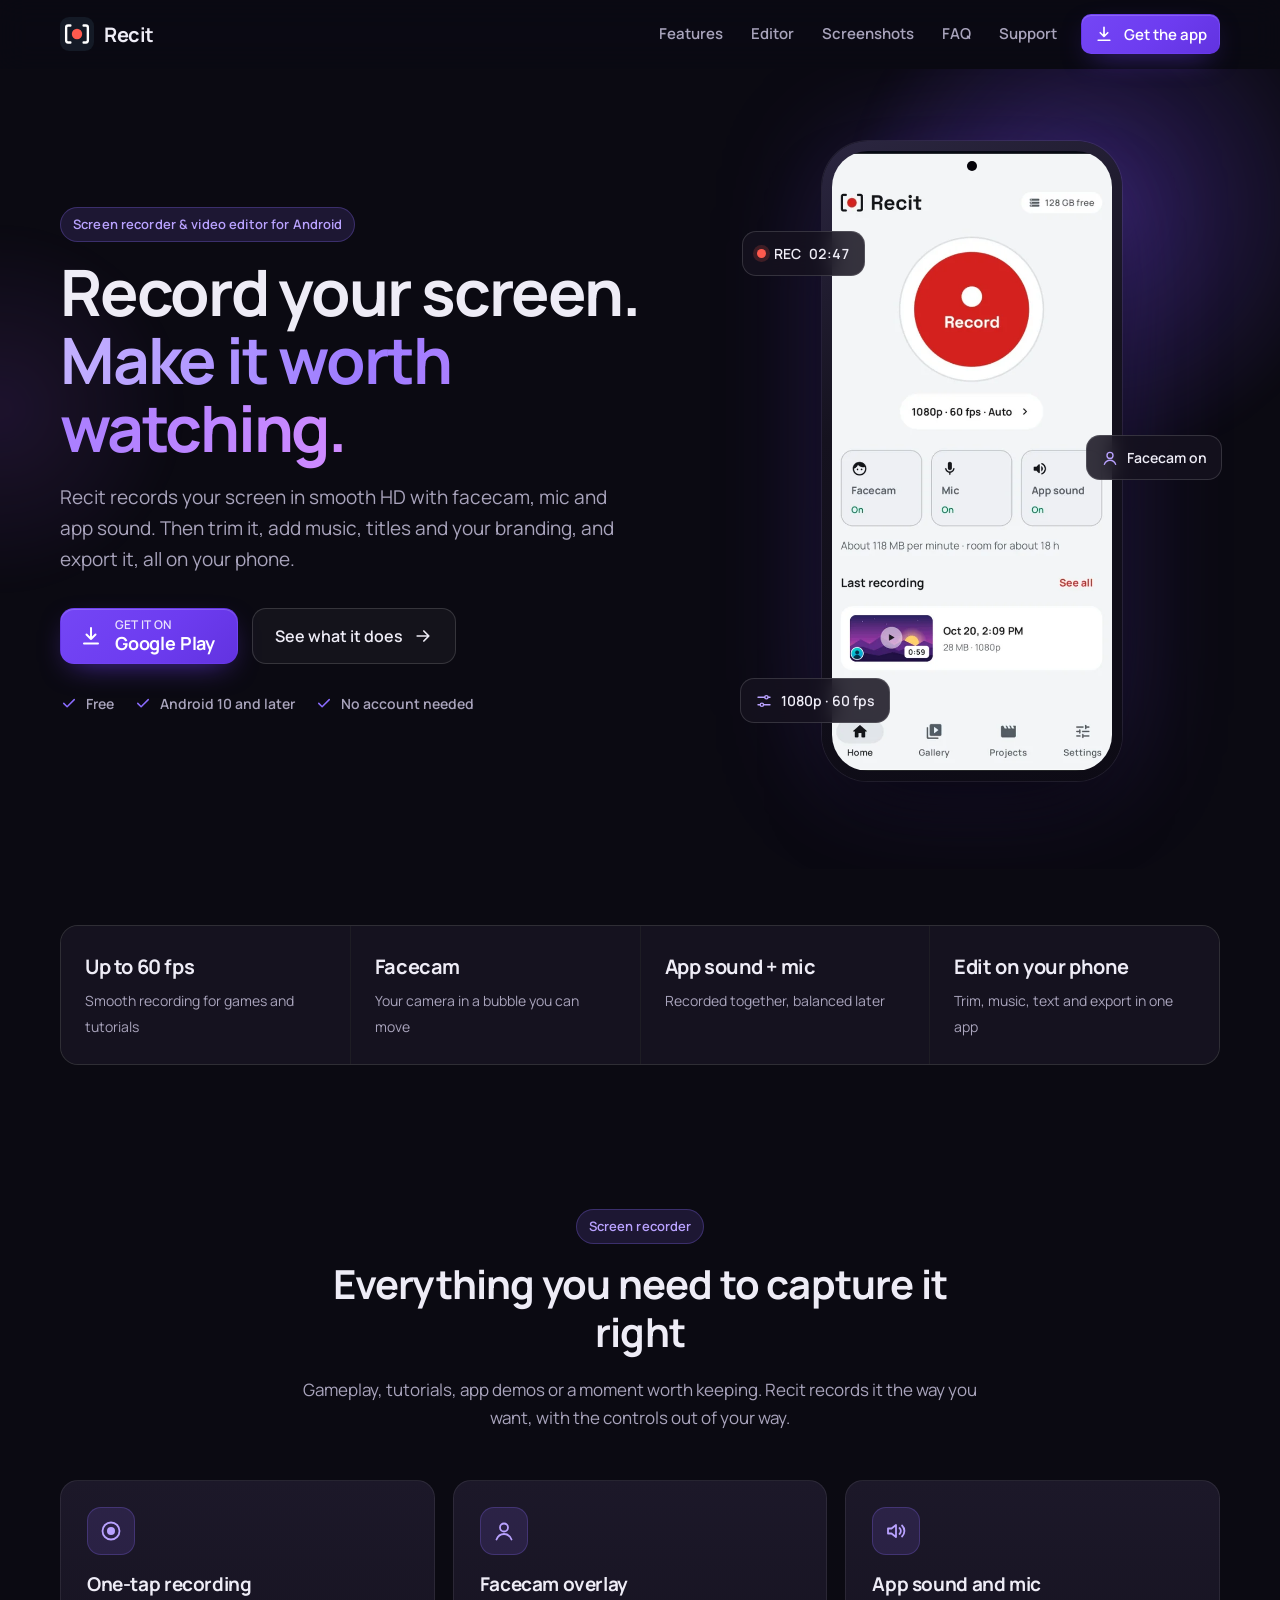
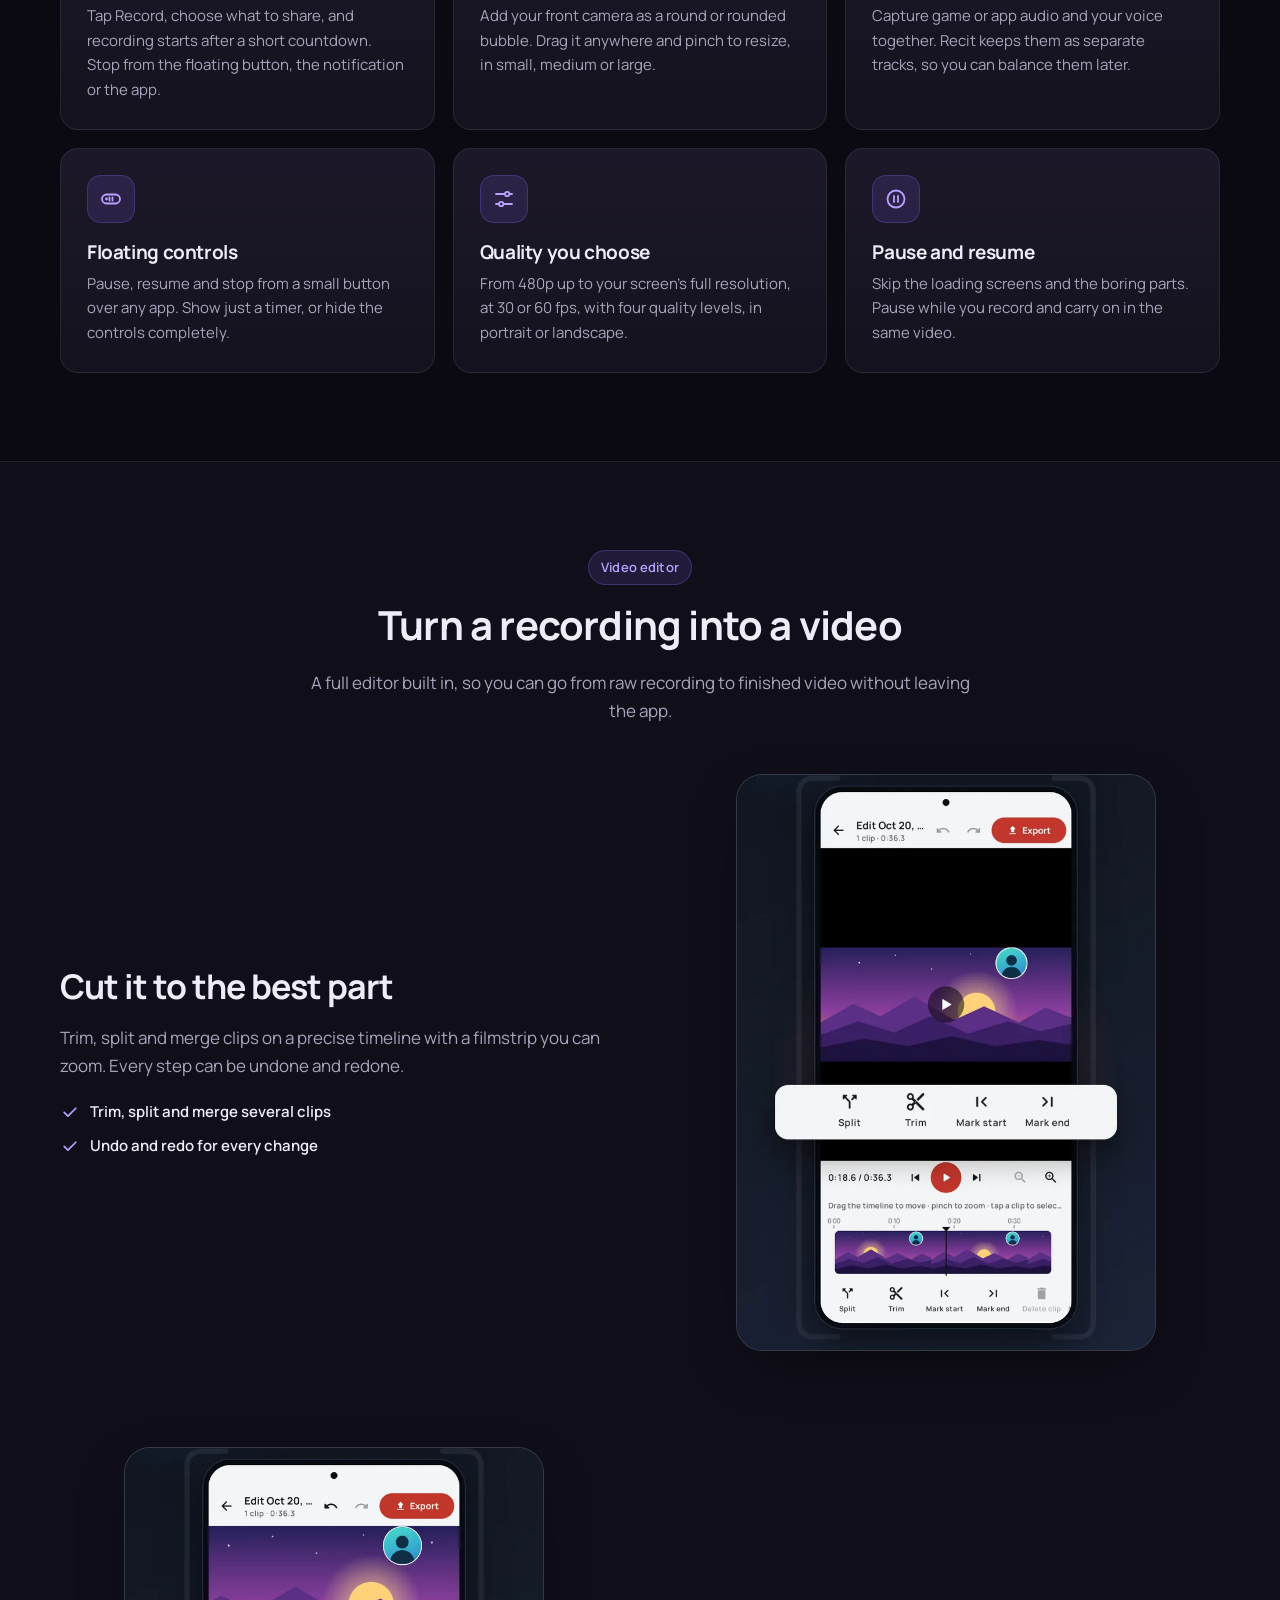
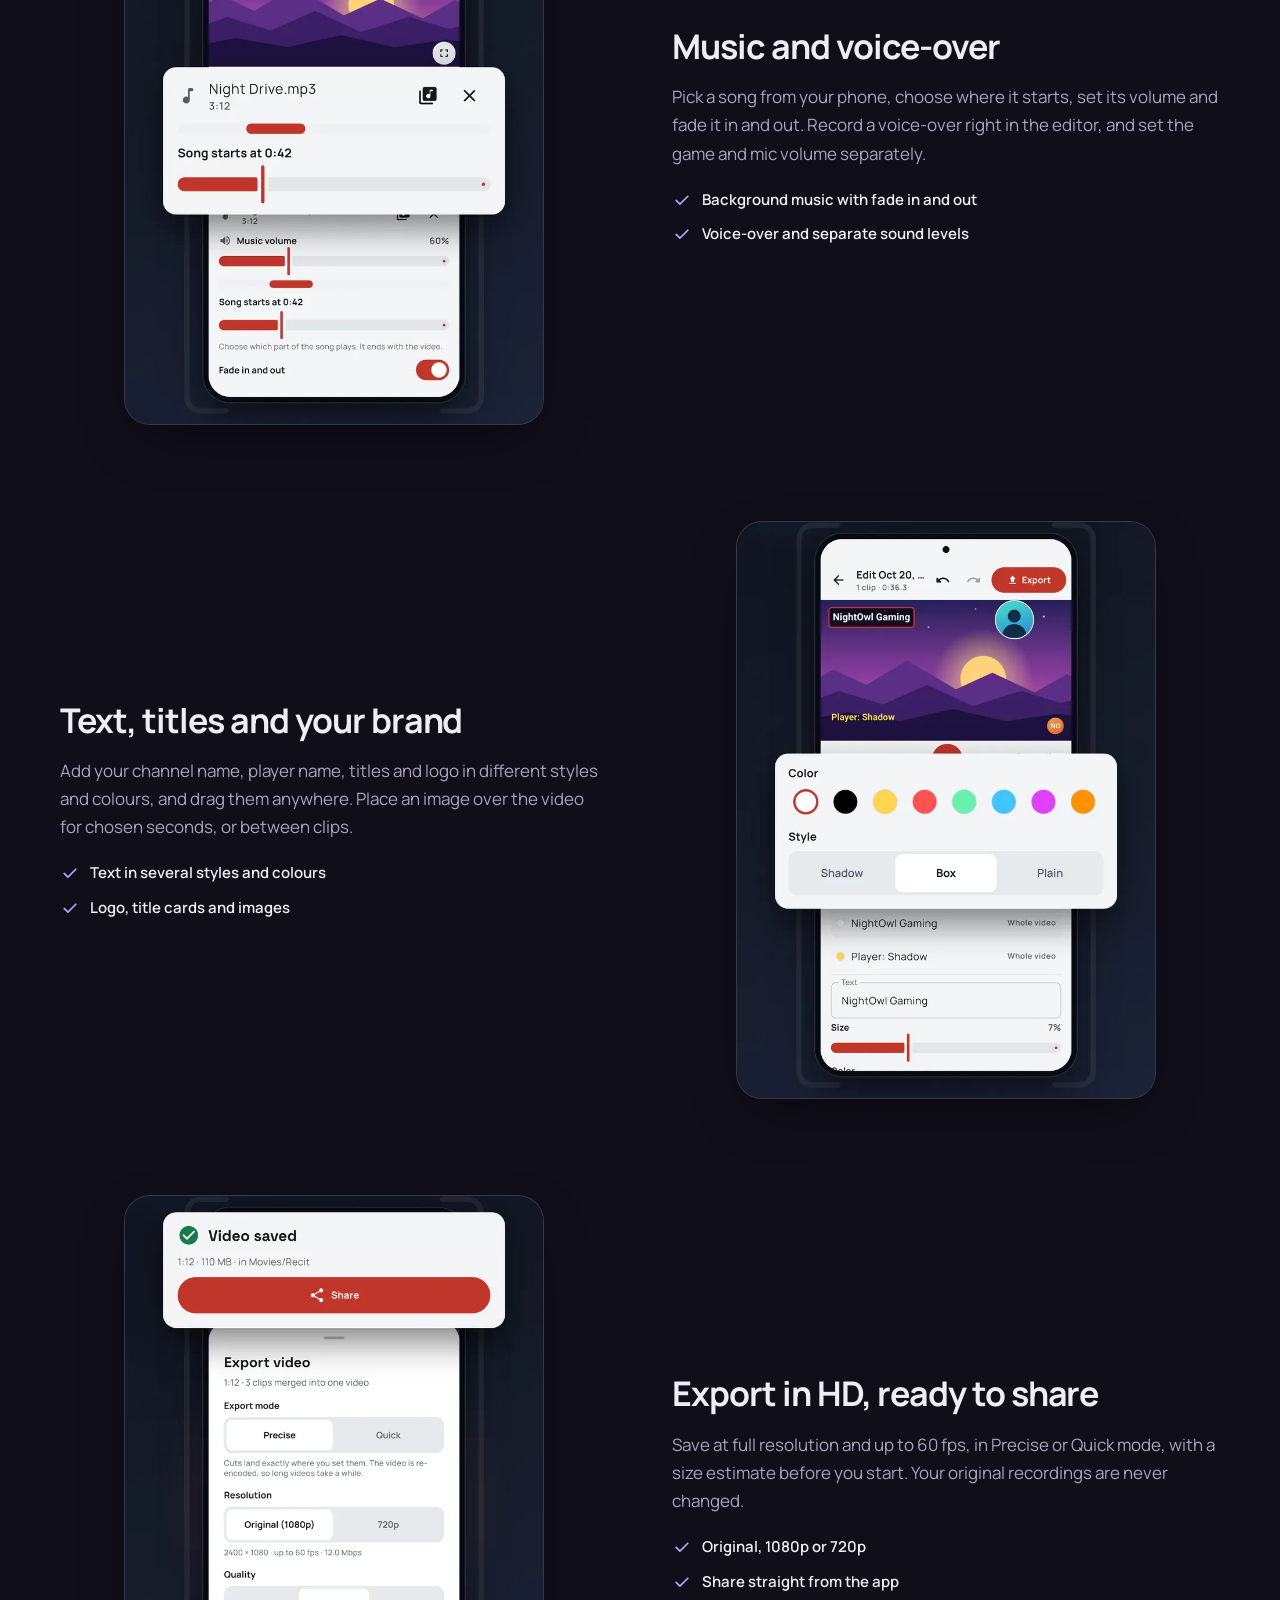
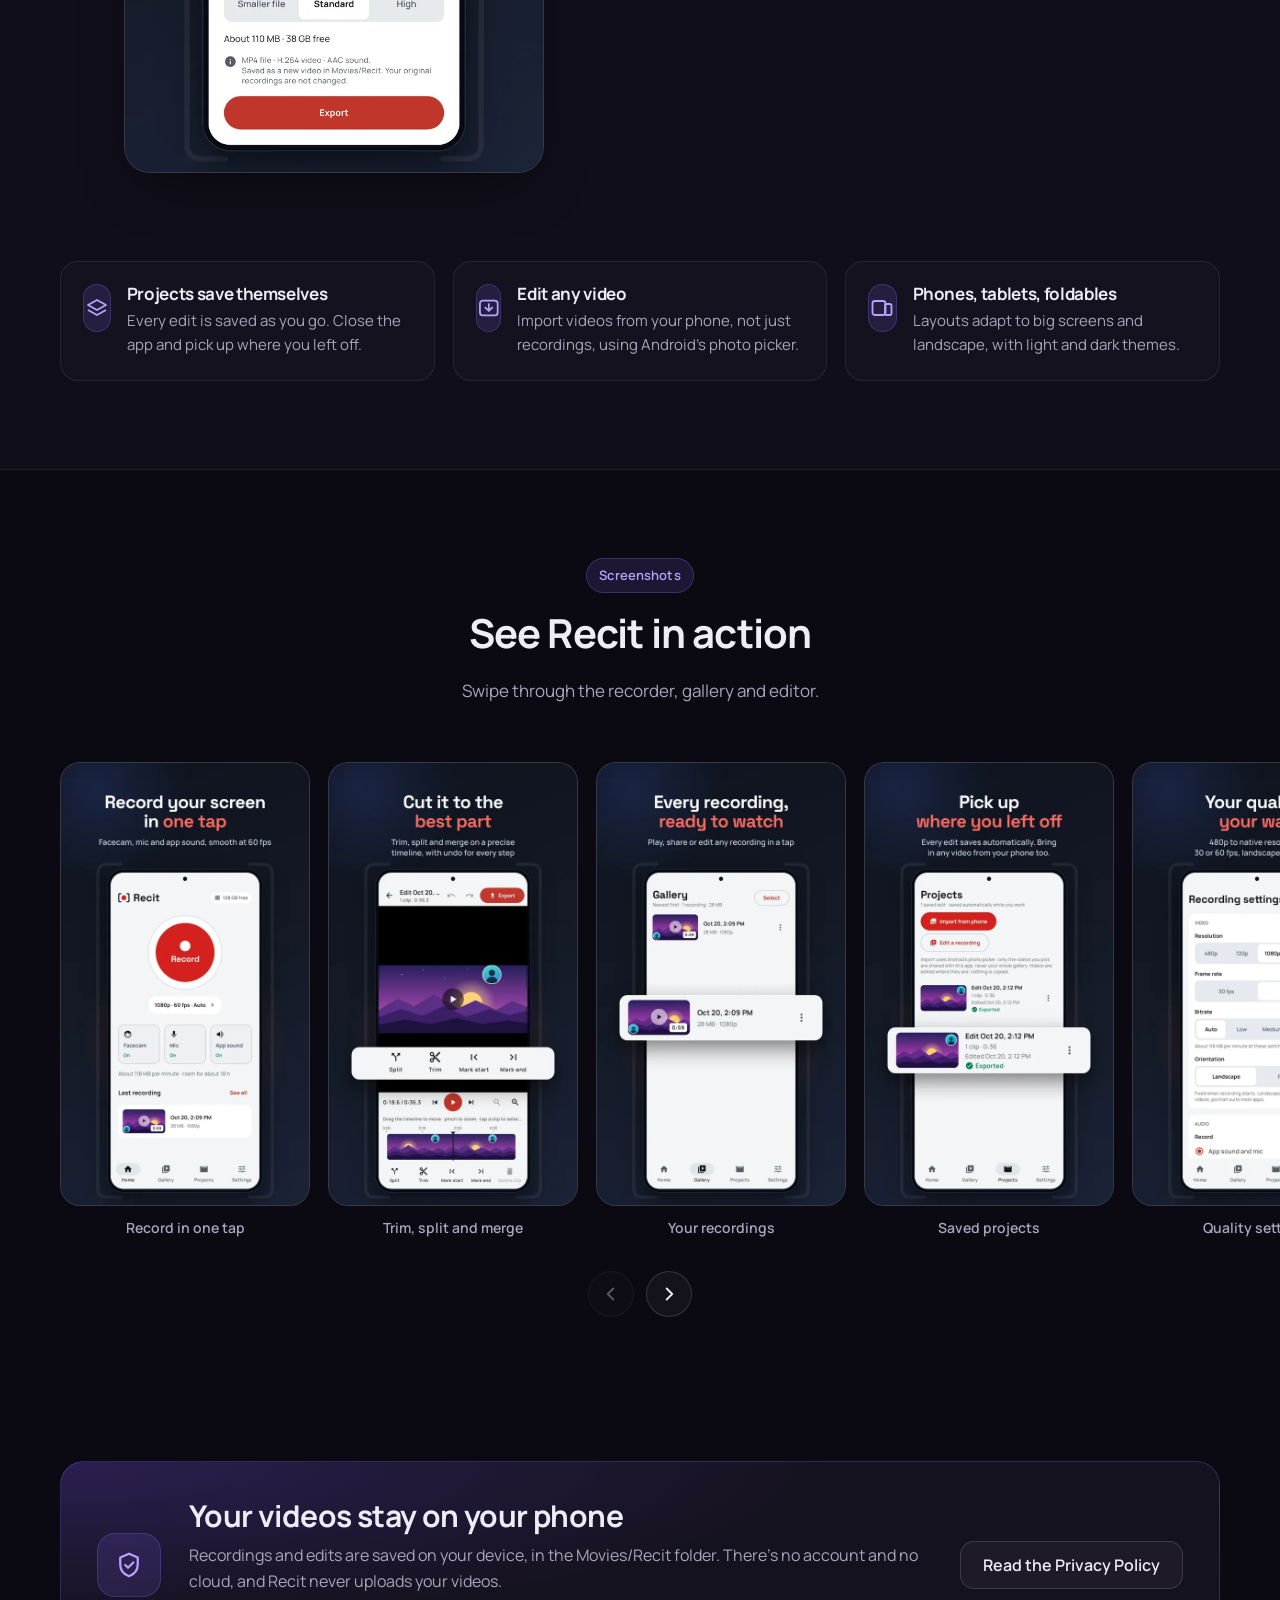
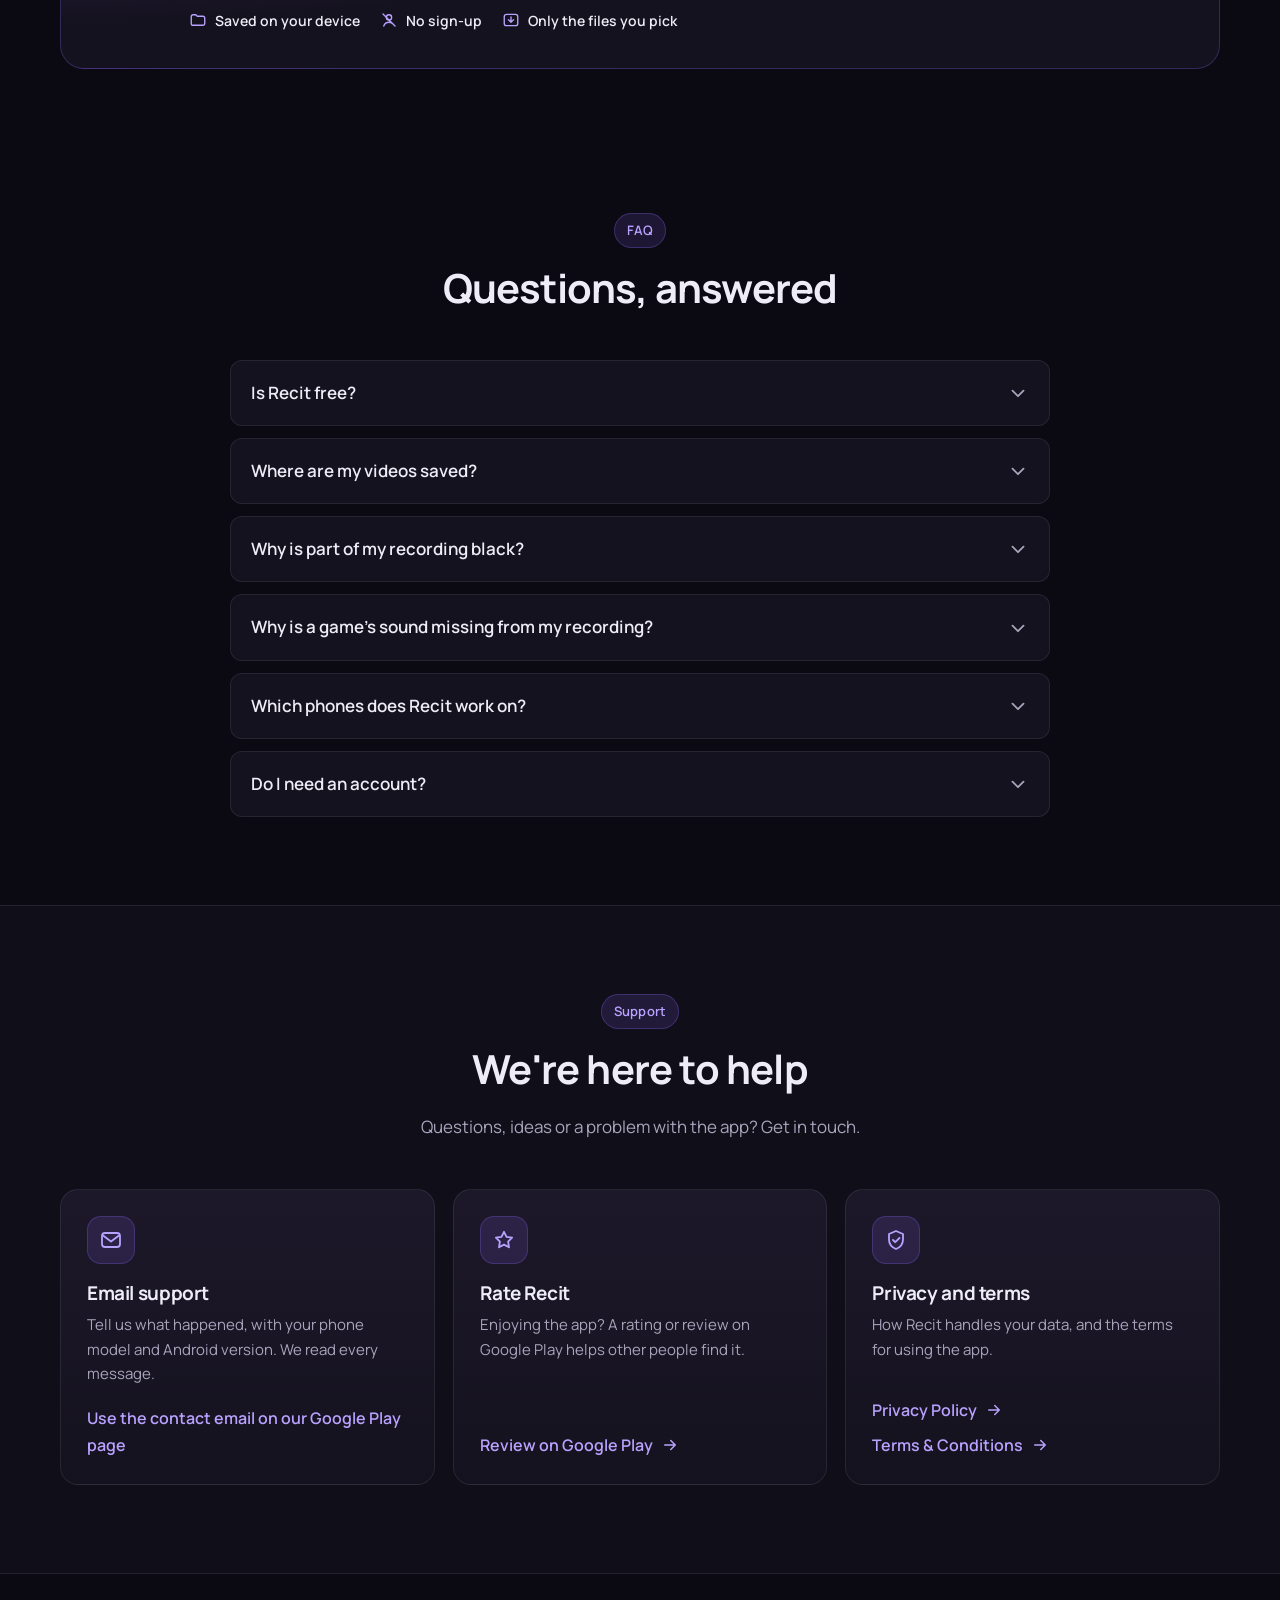
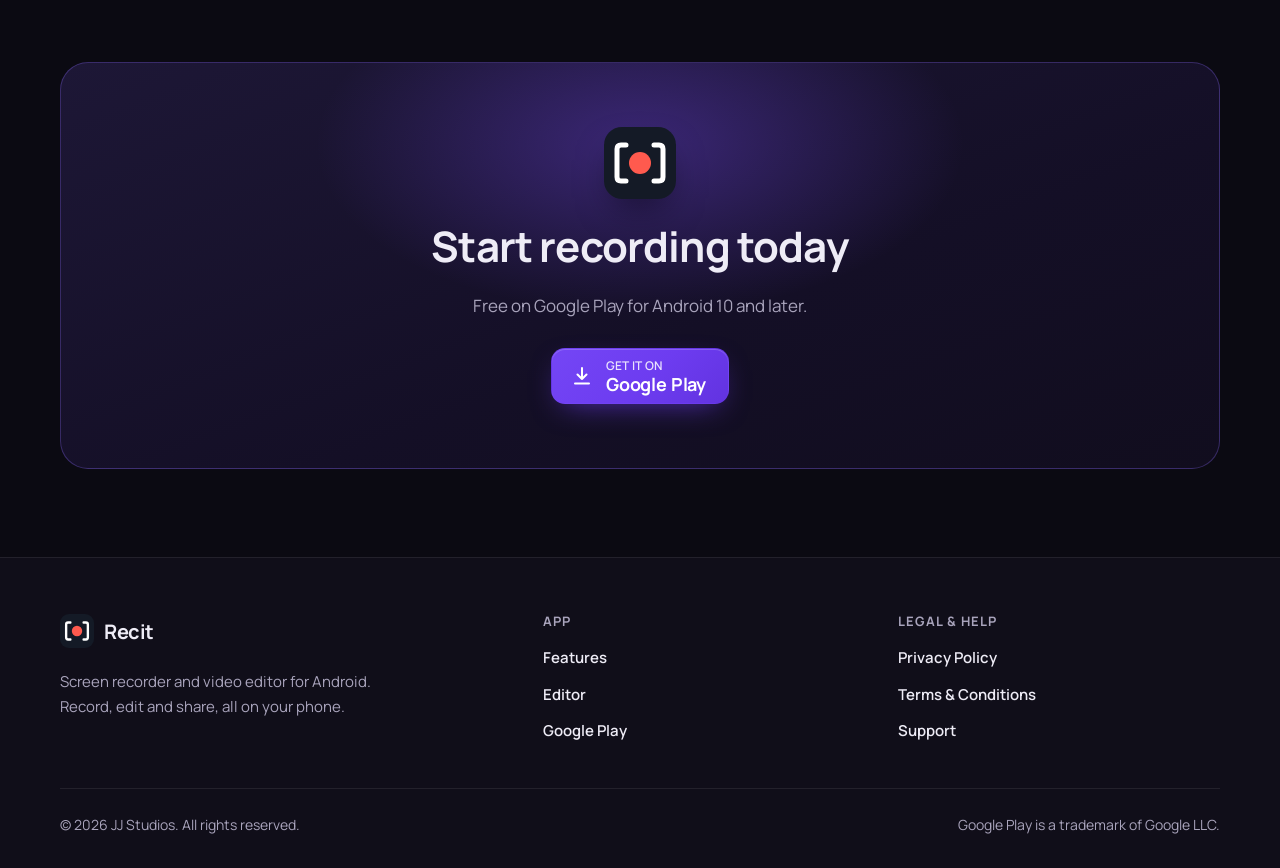
<file: index.html>
<!doctype html>
<html lang="en" class="no-js">
<head>
  <meta charset="utf-8">
  <meta name="viewport" content="width=device-width, initial-scale=1">
  <title>Recit – Screen Recorder &amp; Video Editor for Android</title>
  <meta name="description" content="Recit records your Android screen in smooth HD with facecam, mic and app sound, then lets you trim, add music, titles and your branding, and export, all on your phone.">
  <meta name="theme-color" content="#0b0a12">
  <link rel="canonical" href="https://kishors316.github.io/recit/">
  <meta property="og:type" content="website">
  <meta property="og:site_name" content="Recit">
  <meta property="og:title" content="Recit – Screen Recorder &amp; Video Editor">
  <meta property="og:description" content="Record your screen with facecam and sound, then edit, add music and titles, and export in HD, all on your Android phone.">
  <meta property="og:url" content="https://kishors316.github.io/recit/">
  <meta property="og:image" content="https://kishors316.github.io/recit/assets/img/og-image.jpg">
  <meta property="og:image:width" content="1024">
  <meta property="og:image:height" content="500">
  <meta name="twitter:card" content="summary_large_image">
  <link rel="icon" href="assets/img/recit-icon.svg" type="image/svg+xml">
  <link rel="icon" href="favicon.png" type="image/png" sizes="32x32">
  <link rel="apple-touch-icon" href="apple-touch-icon.png">
  <link rel="preload" href="assets/fonts/manrope-bold.woff2" as="font" type="font/woff2" crossorigin>
  <link rel="preload" href="assets/fonts/manrope-regular.woff2" as="font" type="font/woff2" crossorigin>
  <link rel="stylesheet" href="assets/css/style.css">
  <script type="application/ld+json">
  {
    "@context": "https://schema.org",
    "@type": "SoftwareApplication",
    "name": "Recit – Screen Recorder & Video Editor",
    "operatingSystem": "Android 10 or later",
    "applicationCategory": "MultimediaApplication",
    "offers": { "@type": "Offer", "price": "0", "priceCurrency": "USD" },
    "publisher": { "@type": "Organization", "name": "JJ Studios" },
    "url": "https://kishors316.github.io/recit/",
    "downloadUrl": "https://play.google.com/store/apps/details?id=recit.videoeditor.screenrecorder"
  }
  </script>
  <script src="assets/js/main.js" defer></script>
</head>
<body>
  <a class="skip-link" href="#main">Skip to content</a>

  <header class="site-header">
    <div class="container header-inner">
      <a class="brand" href="./" aria-label="Recit home">
        <img src="assets/img/recit-icon.svg" alt="" width="34" height="34">
        <span>Recit</span>
      </a>
      <button class="nav-toggle" type="button" aria-expanded="false" aria-controls="site-nav" aria-label="Open menu">
        <svg class="icon icon-menu" aria-hidden="true"><use href="assets/img/icons.svg#menu"/></svg>
        <svg class="icon icon-close" aria-hidden="true"><use href="assets/img/icons.svg#close"/></svg>
      </button>
      <nav class="nav" id="site-nav" aria-label="Main">
        <a href="#features">Features</a>
        <a href="#editor">Editor</a>
        <a href="#screenshots">Screenshots</a>
        <a href="#faq">FAQ</a>
        <a href="#support">Support</a>
        <a class="btn btn--primary btn--sm" data-play href="https://play.google.com/store/apps/details?id=recit.videoeditor.screenrecorder" rel="noopener">
          <svg class="icon" aria-hidden="true"><use href="assets/img/icons.svg#download"/></svg>Get the app
        </a>
      </nav>
    </div>
  </header>

  <main id="main">
    <!-- Hero -->
    <section class="hero">
      <div class="container hero-grid">
        <div class="hero-text">
          <span class="eyebrow reveal">Screen recorder &amp; video editor for Android</span>
          <h1 class="reveal" data-delay="1">Record your screen.<br><span class="gradient-text">Make it worth watching.</span></h1>
          <p class="lead reveal" data-delay="2">Recit records your screen in smooth HD with facecam, mic and app sound. Then trim it, add music, titles and your branding, and export it, all on your phone.</p>
          <div class="hero-actions reveal" data-delay="3">
            <a class="btn btn--primary btn--store" data-play href="https://play.google.com/store/apps/details?id=recit.videoeditor.screenrecorder" rel="noopener">
              <svg class="icon" aria-hidden="true"><use href="assets/img/icons.svg#download"/></svg>
              <span><small>GET IT ON</small><strong>Google Play</strong></span>
            </a>
            <a class="btn btn--ghost" href="#features" style="min-height:56px">See what it does
              <svg class="icon" aria-hidden="true"><use href="assets/img/icons.svg#arrow-right"/></svg>
            </a>
          </div>
          <ul class="hero-meta reveal" data-delay="3">
            <li><svg class="icon" aria-hidden="true"><use href="assets/img/icons.svg#check"/></svg>Free</li>
            <li><svg class="icon" aria-hidden="true"><use href="assets/img/icons.svg#check"/></svg>Android 10 and later</li>
            <li><svg class="icon" aria-hidden="true"><use href="assets/img/icons.svg#check"/></svg>No account needed</li>
          </ul>
        </div>
        <div class="device-wrap reveal" data-delay="2">
          <div class="device">
            <img src="assets/img/screen-record.webp" width="540" height="1152" alt="Recit's home screen with the Record button, quality setting, facecam, mic and app sound switches, and the last recording" fetchpriority="high">
          </div>
          <span class="float-chip float-chip--rec" aria-hidden="true"><span class="dot"></span>REC <span class="tnum">02:47</span></span>
          <span class="float-chip float-chip--cam" aria-hidden="true"><svg class="icon"><use href="assets/img/icons.svg#face"/></svg>Facecam on</span>
          <span class="float-chip float-chip--fps" aria-hidden="true"><svg class="icon"><use href="assets/img/icons.svg#sliders"/></svg>1080p · 60 fps</span>
        </div>
      </div>
    </section>

    <!-- Highlights -->
    <section class="section--tight" aria-label="Highlights">
      <div class="container">
        <div class="highlights reveal">
          <div class="highlight"><strong>Up to 60 fps</strong><span>Smooth recording for games and tutorials</span></div>
          <div class="highlight"><strong>Facecam</strong><span>Your camera in a bubble you can move</span></div>
          <div class="highlight"><strong>App sound + mic</strong><span>Recorded together, balanced later</span></div>
          <div class="highlight"><strong>Edit on your phone</strong><span>Trim, music, text and export in one app</span></div>
        </div>
      </div>
    </section>

    <!-- Recorder features -->
    <section class="section" id="features">
      <div class="container">
        <div class="section-head reveal">
          <span class="eyebrow">Screen recorder</span>
          <h2>Everything you need to capture it right</h2>
          <p>Gameplay, tutorials, app demos or a moment worth keeping. Recit records it the way you want, with the controls out of your way.</p>
        </div>
        <div class="cards">
          <article class="card reveal">
            <span class="icon-tile"><svg class="icon" aria-hidden="true"><use href="assets/img/icons.svg#record"/></svg></span>
            <h3>One-tap recording</h3>
            <p>Tap Record, choose what to share, and recording starts after a short countdown. Stop from the floating button, the notification or the app.</p>
          </article>
          <article class="card reveal" data-delay="1">
            <span class="icon-tile"><svg class="icon" aria-hidden="true"><use href="assets/img/icons.svg#face"/></svg></span>
            <h3>Facecam overlay</h3>
            <p>Add your front camera as a round or rounded bubble. Drag it anywhere and pinch to resize, in small, medium or large.</p>
          </article>
          <article class="card reveal" data-delay="2">
            <span class="icon-tile"><svg class="icon" aria-hidden="true"><use href="assets/img/icons.svg#speaker"/></svg></span>
            <h3>App sound and mic</h3>
            <p>Capture game or app audio and your voice together. Recit keeps them as separate tracks, so you can balance them later.</p>
          </article>
          <article class="card reveal">
            <span class="icon-tile"><svg class="icon" aria-hidden="true"><use href="assets/img/icons.svg#controls"/></svg></span>
            <h3>Floating controls</h3>
            <p>Pause, resume and stop from a small button over any app. Show just a timer, or hide the controls completely.</p>
          </article>
          <article class="card reveal" data-delay="1">
            <span class="icon-tile"><svg class="icon" aria-hidden="true"><use href="assets/img/icons.svg#sliders"/></svg></span>
            <h3>Quality you choose</h3>
            <p>From 480p up to your screen's full resolution, at 30 or 60 fps, with four quality levels, in portrait or landscape.</p>
          </article>
          <article class="card reveal" data-delay="2">
            <span class="icon-tile"><svg class="icon" aria-hidden="true"><use href="assets/img/icons.svg#pause"/></svg></span>
            <h3>Pause and resume</h3>
            <p>Skip the loading screens and the boring parts. Pause while you record and carry on in the same video.</p>
          </article>
        </div>
      </div>
    </section>

    <!-- Editor -->
    <section class="section section--alt" id="editor">
      <div class="container">
        <div class="section-head reveal">
          <span class="eyebrow">Video editor</span>
          <h2>Turn a recording into a video</h2>
          <p>A full editor built in, so you can go from raw recording to finished video without leaving the app.</p>
        </div>

        <div class="rows">
          <div class="row">
            <div class="row-text reveal">
              <h3>Cut it to the best part</h3>
              <p>Trim, split and merge clips on a precise timeline with a filmstrip you can zoom. Every step can be undone and redone.</p>
              <ul class="ticks">
                <li><svg class="icon" aria-hidden="true"><use href="assets/img/icons.svg#check"/></svg>Trim, split and merge several clips</li>
                <li><svg class="icon" aria-hidden="true"><use href="assets/img/icons.svg#check"/></svg>Undo and redo for every change</li>
              </ul>
            </div>
            <div class="row-media reveal" data-delay="1">
              <div class="shot-card"><img src="assets/img/features/editor.webp" width="720" height="992" loading="lazy" decoding="async" alt="The editor with the video preview, the split and trim tools and the timeline"></div>
            </div>
          </div>

          <div class="row">
            <div class="row-text reveal">
              <h3>Music and voice-over</h3>
              <p>Pick a song from your phone, choose where it starts, set its volume and fade it in and out. Record a voice-over right in the editor, and set the game and mic volume separately.</p>
              <ul class="ticks">
                <li><svg class="icon" aria-hidden="true"><use href="assets/img/icons.svg#check"/></svg>Background music with fade in and out</li>
                <li><svg class="icon" aria-hidden="true"><use href="assets/img/icons.svg#check"/></svg>Voice-over and separate sound levels</li>
              </ul>
            </div>
            <div class="row-media reveal" data-delay="1">
              <div class="shot-card"><img src="assets/img/features/music.webp" width="720" height="992" loading="lazy" decoding="async" alt="Choosing a song, where it starts, its volume and fade in the editor"></div>
            </div>
          </div>

          <div class="row">
            <div class="row-text reveal">
              <h3>Text, titles and your brand</h3>
              <p>Add your channel name, player name, titles and logo in different styles and colours, and drag them anywhere. Place an image over the video for chosen seconds, or between clips.</p>
              <ul class="ticks">
                <li><svg class="icon" aria-hidden="true"><use href="assets/img/icons.svg#check"/></svg>Text in several styles and colours</li>
                <li><svg class="icon" aria-hidden="true"><use href="assets/img/icons.svg#check"/></svg>Logo, title cards and images</li>
              </ul>
            </div>
            <div class="row-media reveal" data-delay="1">
              <div class="shot-card"><img src="assets/img/features/text.webp" width="720" height="992" loading="lazy" decoding="async" alt="Adding a channel name over the video, with colour and style options"></div>
            </div>
          </div>

          <div class="row">
            <div class="row-text reveal">
              <h3>Export in HD, ready to share</h3>
              <p>Save at full resolution and up to 60 fps, in Precise or Quick mode, with a size estimate before you start. Your original recordings are never changed.</p>
              <ul class="ticks">
                <li><svg class="icon" aria-hidden="true"><use href="assets/img/icons.svg#check"/></svg>Original, 1080p or 720p</li>
                <li><svg class="icon" aria-hidden="true"><use href="assets/img/icons.svg#check"/></svg>Share straight from the app</li>
              </ul>
            </div>
            <div class="row-media reveal" data-delay="1">
              <div class="shot-card"><img src="assets/img/features/export.webp" width="720" height="992" loading="lazy" decoding="async" alt="Export options: mode, resolution and quality, and the Video saved message with Share"></div>
            </div>
          </div>
        </div>

        <div class="mini-grid">
          <div class="mini reveal">
            <span class="icon-tile"><svg class="icon" aria-hidden="true"><use href="assets/img/icons.svg#layers"/></svg></span>
            <div><h3>Projects save themselves</h3><p>Every edit is saved as you go. Close the app and pick up where you left off.</p></div>
          </div>
          <div class="mini reveal" data-delay="1">
            <span class="icon-tile"><svg class="icon" aria-hidden="true"><use href="assets/img/icons.svg#import"/></svg></span>
            <div><h3>Edit any video</h3><p>Import videos from your phone, not just recordings, using Android's photo picker.</p></div>
          </div>
          <div class="mini reveal" data-delay="2">
            <span class="icon-tile"><svg class="icon" aria-hidden="true"><use href="assets/img/icons.svg#devices"/></svg></span>
            <div><h3>Phones, tablets, foldables</h3><p>Layouts adapt to big screens and landscape, with light and dark themes.</p></div>
          </div>
        </div>
      </div>
    </section>

    <!-- Screenshots -->
    <section class="section" id="screenshots">
      <div class="container">
        <div class="section-head reveal">
          <span class="eyebrow">Screenshots</span>
          <h2>See Recit in action</h2>
          <p>Swipe through the recorder, gallery and editor.</p>
        </div>
      </div>
      <div class="gallery" data-gallery>
        <ul class="shots" aria-label="App screenshots">
          <li><figure><img src="assets/img/screens/record.webp" width="540" height="960" loading="lazy" decoding="async" alt="Record your screen in one tap: facecam, mic and app sound, smooth at 60 fps"><figcaption>Record in one tap</figcaption></figure></li>
          <li><figure><img src="assets/img/screens/editor.webp" width="540" height="960" loading="lazy" decoding="async" alt="Trim, split and merge on a precise timeline, with undo for every step"><figcaption>Trim, split and merge</figcaption></figure></li>
          <li><figure><img src="assets/img/screens/gallery.webp" width="540" height="960" loading="lazy" decoding="async" alt="Every recording ready to watch, share or edit in the gallery"><figcaption>Your recordings</figcaption></figure></li>
          <li><figure><img src="assets/img/screens/projects.webp" width="540" height="960" loading="lazy" decoding="async" alt="Saved editing projects you can reopen"><figcaption>Saved projects</figcaption></figure></li>
          <li><figure><img src="assets/img/screens/quality.webp" width="540" height="960" loading="lazy" decoding="async" alt="Recording quality settings: resolution, frame rate and quality"><figcaption>Quality settings</figcaption></figure></li>
          <li><figure><img src="assets/img/screens/sound.webp" width="540" height="960" loading="lazy" decoding="async" alt="Separate game and mic volume in the editor"><figcaption>Balance the sound</figcaption></figure></li>
          <li><figure><img src="assets/img/screens/voiceover.webp" width="540" height="960" loading="lazy" decoding="async" alt="Recording a voice-over in the editor"><figcaption>Voice-over</figcaption></figure></li>
          <li><figure><img src="assets/img/screens/music.webp" width="540" height="960" loading="lazy" decoding="async" alt="Adding background music that fades in and out"><figcaption>Background music</figcaption></figure></li>
          <li><figure><img src="assets/img/screens/text.webp" width="540" height="960" loading="lazy" decoding="async" alt="Channel name, player name and titles over the video"><figcaption>Your name on every video</figcaption></figure></li>
          <li><figure><img src="assets/img/screens/titles.webp" width="540" height="960" loading="lazy" decoding="async" alt="Title cards before and after the video"><figcaption>Title cards</figcaption></figure></li>
          <li><figure><img src="assets/img/screens/export.webp" width="540" height="960" loading="lazy" decoding="async" alt="Export in HD, ready to share"><figcaption>Export in HD</figcaption></figure></li>
        </ul>
        <div class="gallery-controls">
          <button class="icon-btn" type="button" data-prev aria-label="Previous screenshots"><svg class="icon" aria-hidden="true"><use href="assets/img/icons.svg#chevron-left"/></svg></button>
          <button class="icon-btn" type="button" data-next aria-label="Next screenshots"><svg class="icon" aria-hidden="true"><use href="assets/img/icons.svg#chevron-right"/></svg></button>
        </div>
      </div>
    </section>

    <!-- Privacy -->
    <section class="section--tight">
      <div class="container">
        <div class="band reveal">
          <span class="icon-tile"><svg class="icon" aria-hidden="true"><use href="assets/img/icons.svg#shield"/></svg></span>
          <div>
            <h2>Your videos stay on your phone</h2>
            <p>Recordings and edits are saved on your device, in the Movies/Recit folder. There's no account and no cloud, and Recit never uploads your videos.</p>
            <ul class="band-points">
              <li><svg class="icon" aria-hidden="true"><use href="assets/img/icons.svg#folder"/></svg>Saved on your device</li>
              <li><svg class="icon" aria-hidden="true"><use href="assets/img/icons.svg#user-off"/></svg>No sign-up</li>
              <li><svg class="icon" aria-hidden="true"><use href="assets/img/icons.svg#import"/></svg>Only the files you pick</li>
            </ul>
          </div>
          <a class="btn btn--ghost" href="privacy.html">Read the Privacy Policy</a>
        </div>
      </div>
    </section>

    <!-- FAQ -->
    <section class="section" id="faq">
      <div class="container">
        <div class="section-head reveal">
          <span class="eyebrow">FAQ</span>
          <h2>Questions, answered</h2>
        </div>
        <div class="faq reveal">
          <details>
            <summary>Is Recit free?<svg class="icon" aria-hidden="true"><use href="assets/img/icons.svg#chevron-down"/></svg></summary>
            <div class="answer"><p>Yes. Recit is free to download and use. A short ad is shown before you edit, export or share a video. Recording and watching your videos never show ads.</p></div>
          </details>
          <details>
            <summary>Where are my videos saved?<svg class="icon" aria-hidden="true"><use href="assets/img/icons.svg#chevron-down"/></svg></summary>
            <div class="answer"><p>In the <strong>Movies/Recit</strong> folder on your phone, so they also show up in your gallery app. Edited videos are saved there as new files, and your original recordings are never changed.</p></div>
          </details>
          <details>
            <summary>Why is part of my recording black?<svg class="icon" aria-hidden="true"><use href="assets/img/icons.svg#chevron-down"/></svg></summary>
            <div class="answer"><p>Some apps, such as banking apps and video streaming services, block screen capture to protect their content. Android shows them as black in every screen recording, whichever recorder you use.</p></div>
          </details>
          <details>
            <summary>Why is a game's sound missing from my recording?<svg class="icon" aria-hidden="true"><use href="assets/img/icons.svg#chevron-down"/></svg></summary>
            <div class="answer"><p>Android lets apps record other apps' sound only when those apps allow it. Some games and apps don't, and for them only your microphone can be recorded.</p></div>
          </details>
          <details>
            <summary>Which phones does Recit work on?<svg class="icon" aria-hidden="true"><use href="assets/img/icons.svg#chevron-down"/></svg></summary>
            <div class="answer"><p>Android phones and tablets running Android 10 or later. Recit adapts to tablets, foldables and landscape screens.</p></div>
          </details>
          <details>
            <summary>Do I need an account?<svg class="icon" aria-hidden="true"><use href="assets/img/icons.svg#chevron-down"/></svg></summary>
            <div class="answer"><p>No. There's nothing to sign up for or log in to. Open the app and start recording.</p></div>
          </details>
        </div>
      </div>
    </section>

    <!-- Support -->
    <section class="section section--alt" id="support">
      <div class="container">
        <div class="section-head reveal">
          <span class="eyebrow">Support</span>
          <h2>We're here to help</h2>
          <p>Questions, ideas or a problem with the app? Get in touch.</p>
        </div>
        <div class="support">
          <article class="card reveal">
            <span class="icon-tile"><svg class="icon" aria-hidden="true"><use href="assets/img/icons.svg#mail"/></svg></span>
            <h3>Email support</h3>
            <p>Tell us what happened, with your phone model and Android version. We read every message.</p>
            <span class="link" data-email data-subject="Recit support"><a data-play href="https://play.google.com/store/apps/details?id=recit.videoeditor.screenrecorder" rel="noopener">Use the contact email on our Google Play page</a></span>
          </article>
          <article class="card reveal" data-delay="1">
            <span class="icon-tile"><svg class="icon" aria-hidden="true"><use href="assets/img/icons.svg#star"/></svg></span>
            <h3>Rate Recit</h3>
            <p>Enjoying the app? A rating or review on Google Play helps other people find it.</p>
            <a class="link" data-play href="https://play.google.com/store/apps/details?id=recit.videoeditor.screenrecorder" rel="noopener">Review on Google Play<svg class="icon" aria-hidden="true"><use href="assets/img/icons.svg#arrow-right"/></svg></a>
          </article>
          <article class="card reveal" data-delay="2">
            <span class="icon-tile"><svg class="icon" aria-hidden="true"><use href="assets/img/icons.svg#shield"/></svg></span>
            <h3>Privacy and terms</h3>
            <p>How Recit handles your data, and the terms for using the app.</p>
            <a class="link" href="privacy.html">Privacy Policy<svg class="icon" aria-hidden="true"><use href="assets/img/icons.svg#arrow-right"/></svg></a>
            <a class="link" href="terms.html" style="margin-top:8px">Terms &amp; Conditions<svg class="icon" aria-hidden="true"><use href="assets/img/icons.svg#arrow-right"/></svg></a>
          </article>
        </div>
      </div>
    </section>

    <!-- Call to action -->
    <section class="section">
      <div class="container">
        <div class="cta reveal">
          <img src="assets/img/recit-icon.svg" alt="" width="72" height="72">
          <h2>Start recording today</h2>
          <p>Free on Google Play for Android 10 and later.</p>
          <a class="btn btn--primary btn--store" data-play href="https://play.google.com/store/apps/details?id=recit.videoeditor.screenrecorder" rel="noopener">
            <svg class="icon" aria-hidden="true"><use href="assets/img/icons.svg#download"/></svg>
            <span><small>GET IT ON</small><strong>Google Play</strong></span>
          </a>
        </div>
      </div>
    </section>
  </main>

  <footer class="site-footer">
    <div class="container">
      <div class="footer-grid">
        <div>
          <a class="brand" href="./"><img src="assets/img/recit-icon.svg" alt="" width="34" height="34"><span>Recit</span></a>
          <p>Screen recorder and video editor for Android. Record, edit and share, all on your phone.</p>
        </div>
        <div>
          <h2>App</h2>
          <ul class="footer-links">
            <li><a href="#features">Features</a></li>
            <li><a href="#editor">Editor</a></li>
            <li><a data-play href="https://play.google.com/store/apps/details?id=recit.videoeditor.screenrecorder" rel="noopener">Google Play</a></li>
          </ul>
        </div>
        <div>
          <h2>Legal &amp; help</h2>
          <ul class="footer-links">
            <li><a href="privacy.html">Privacy Policy</a></li>
            <li><a href="terms.html">Terms &amp; Conditions</a></li>
            <li><a href="#support">Support</a></li>
          </ul>
        </div>
      </div>
      <div class="footer-bottom">
        <p>© <span data-year>2026</span> JJ Studios. All rights reserved.</p>
        <p>Google Play is a trademark of Google LLC.</p>
      </div>
    </div>
  </footer>

  <button class="icon-btn to-top" type="button" aria-label="Back to top"><svg class="icon" aria-hidden="true"><use href="assets/img/icons.svg#arrow-up"/></svg></button>
</body>
</html>
</file>
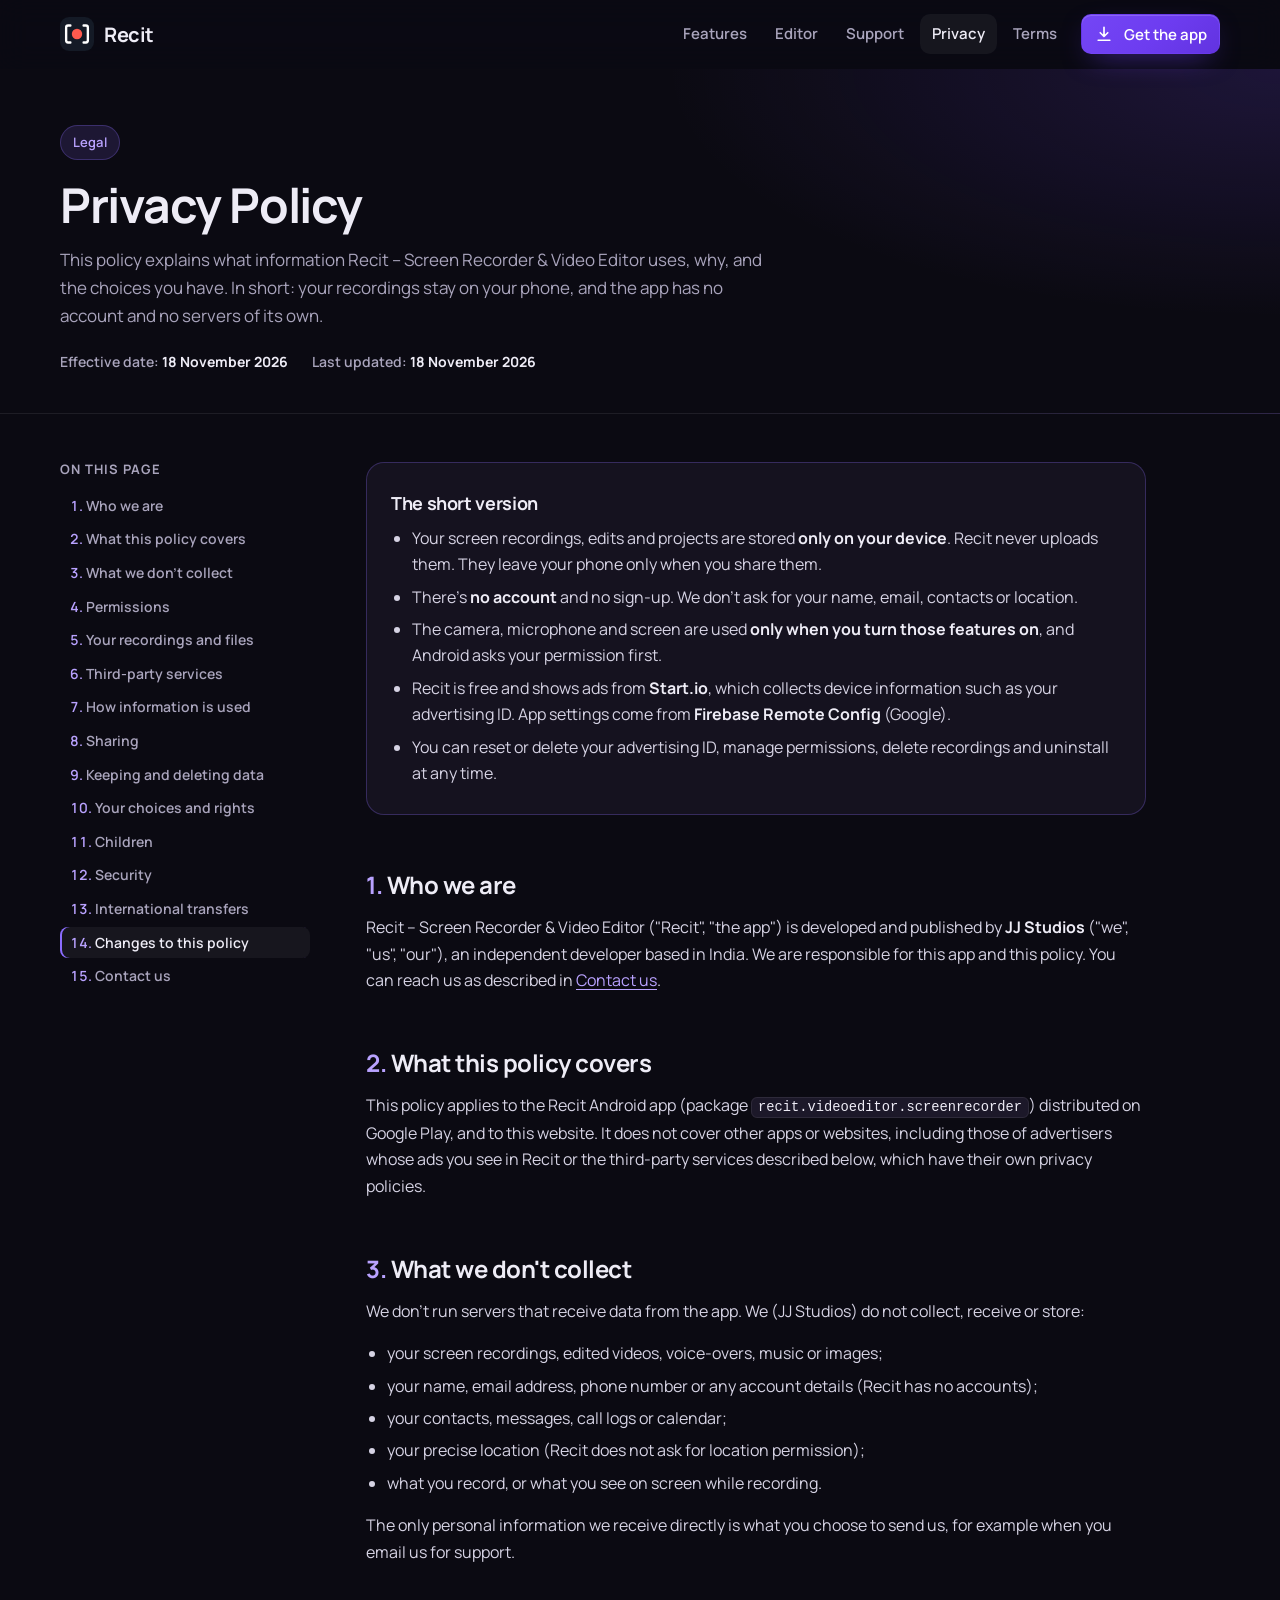
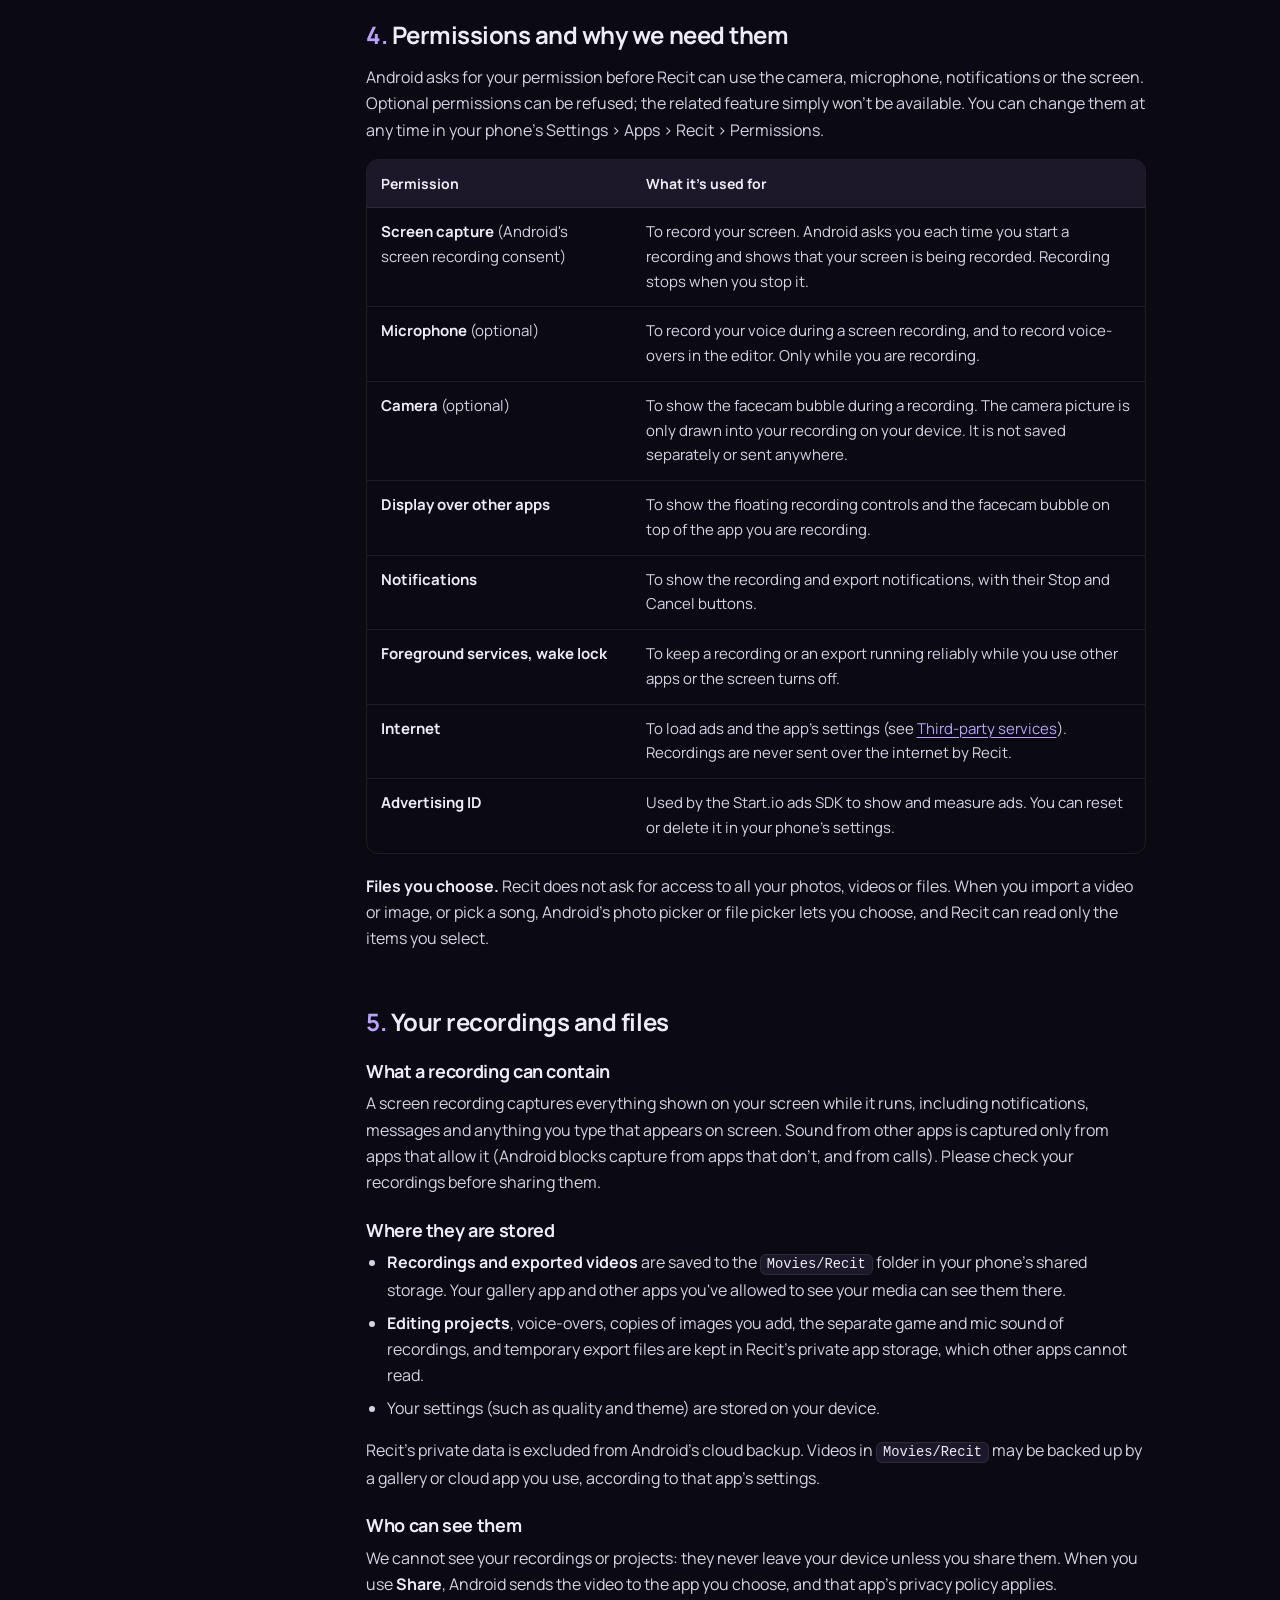
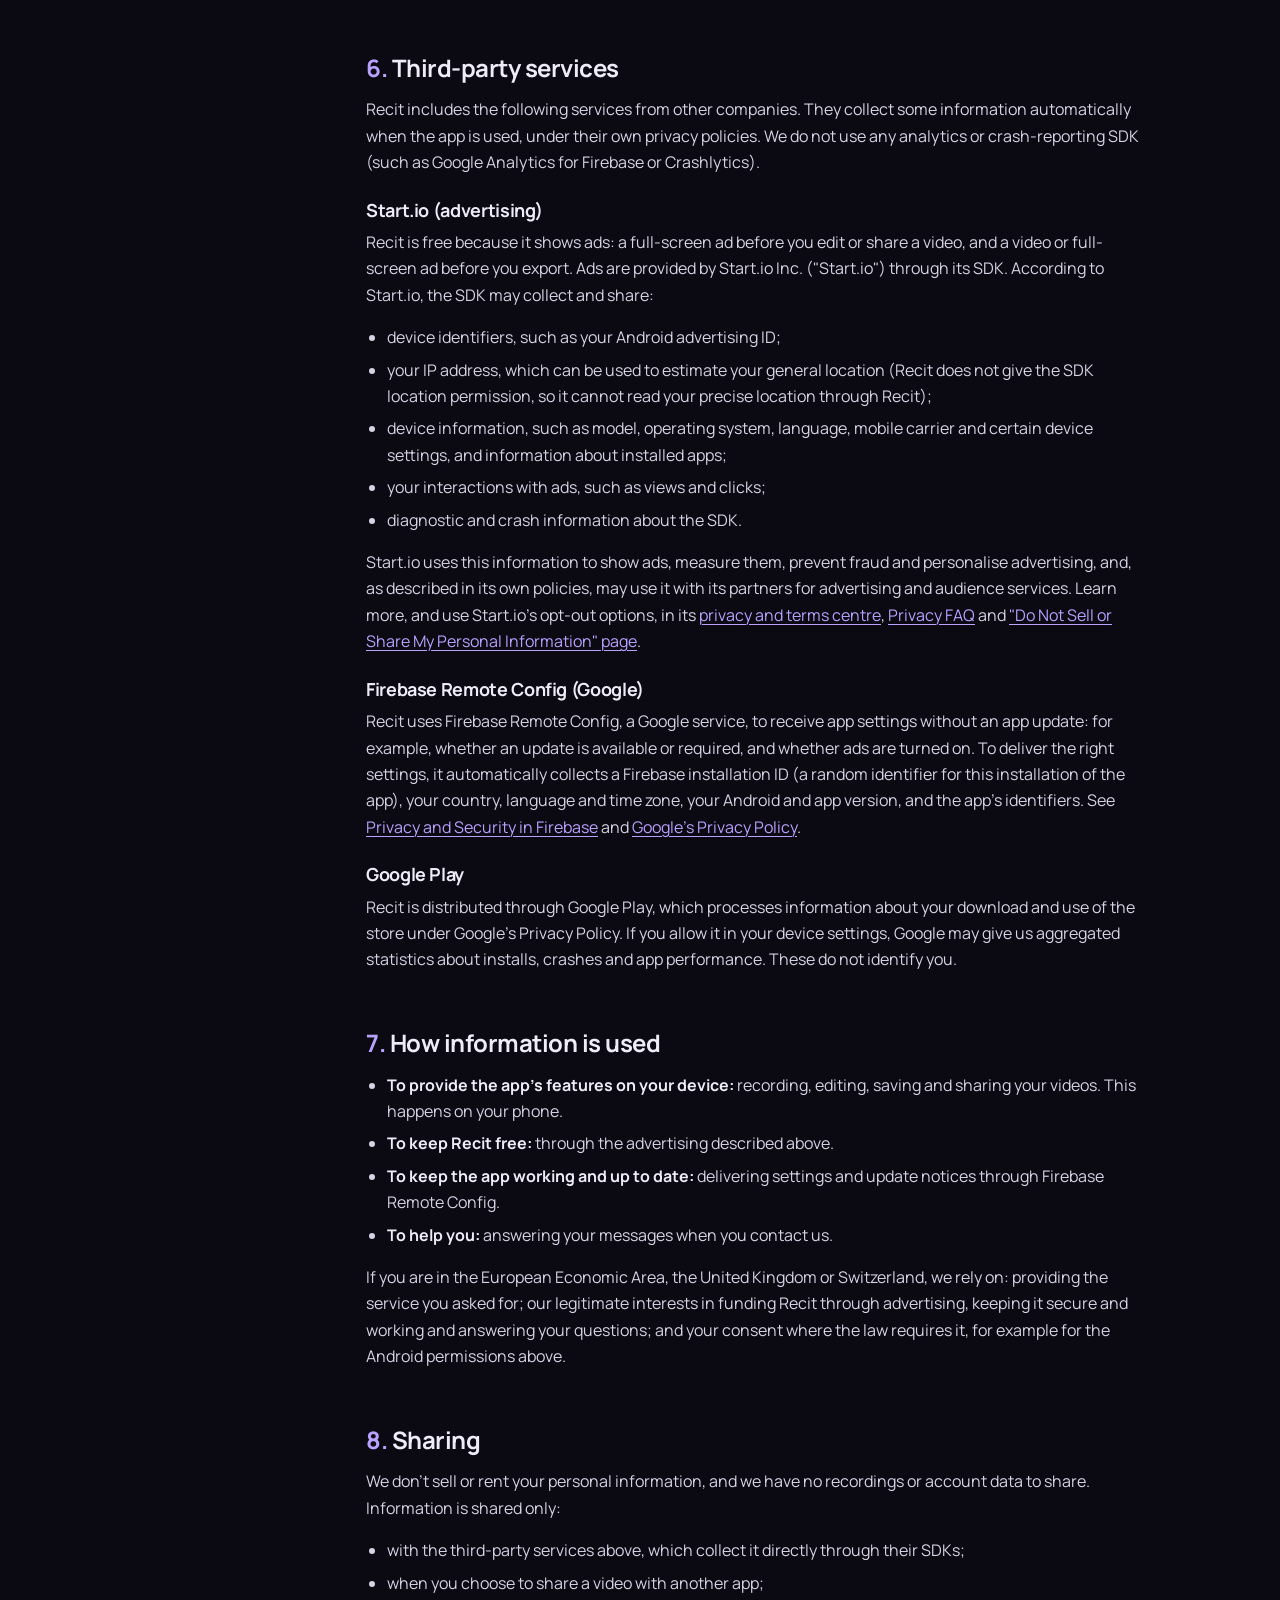
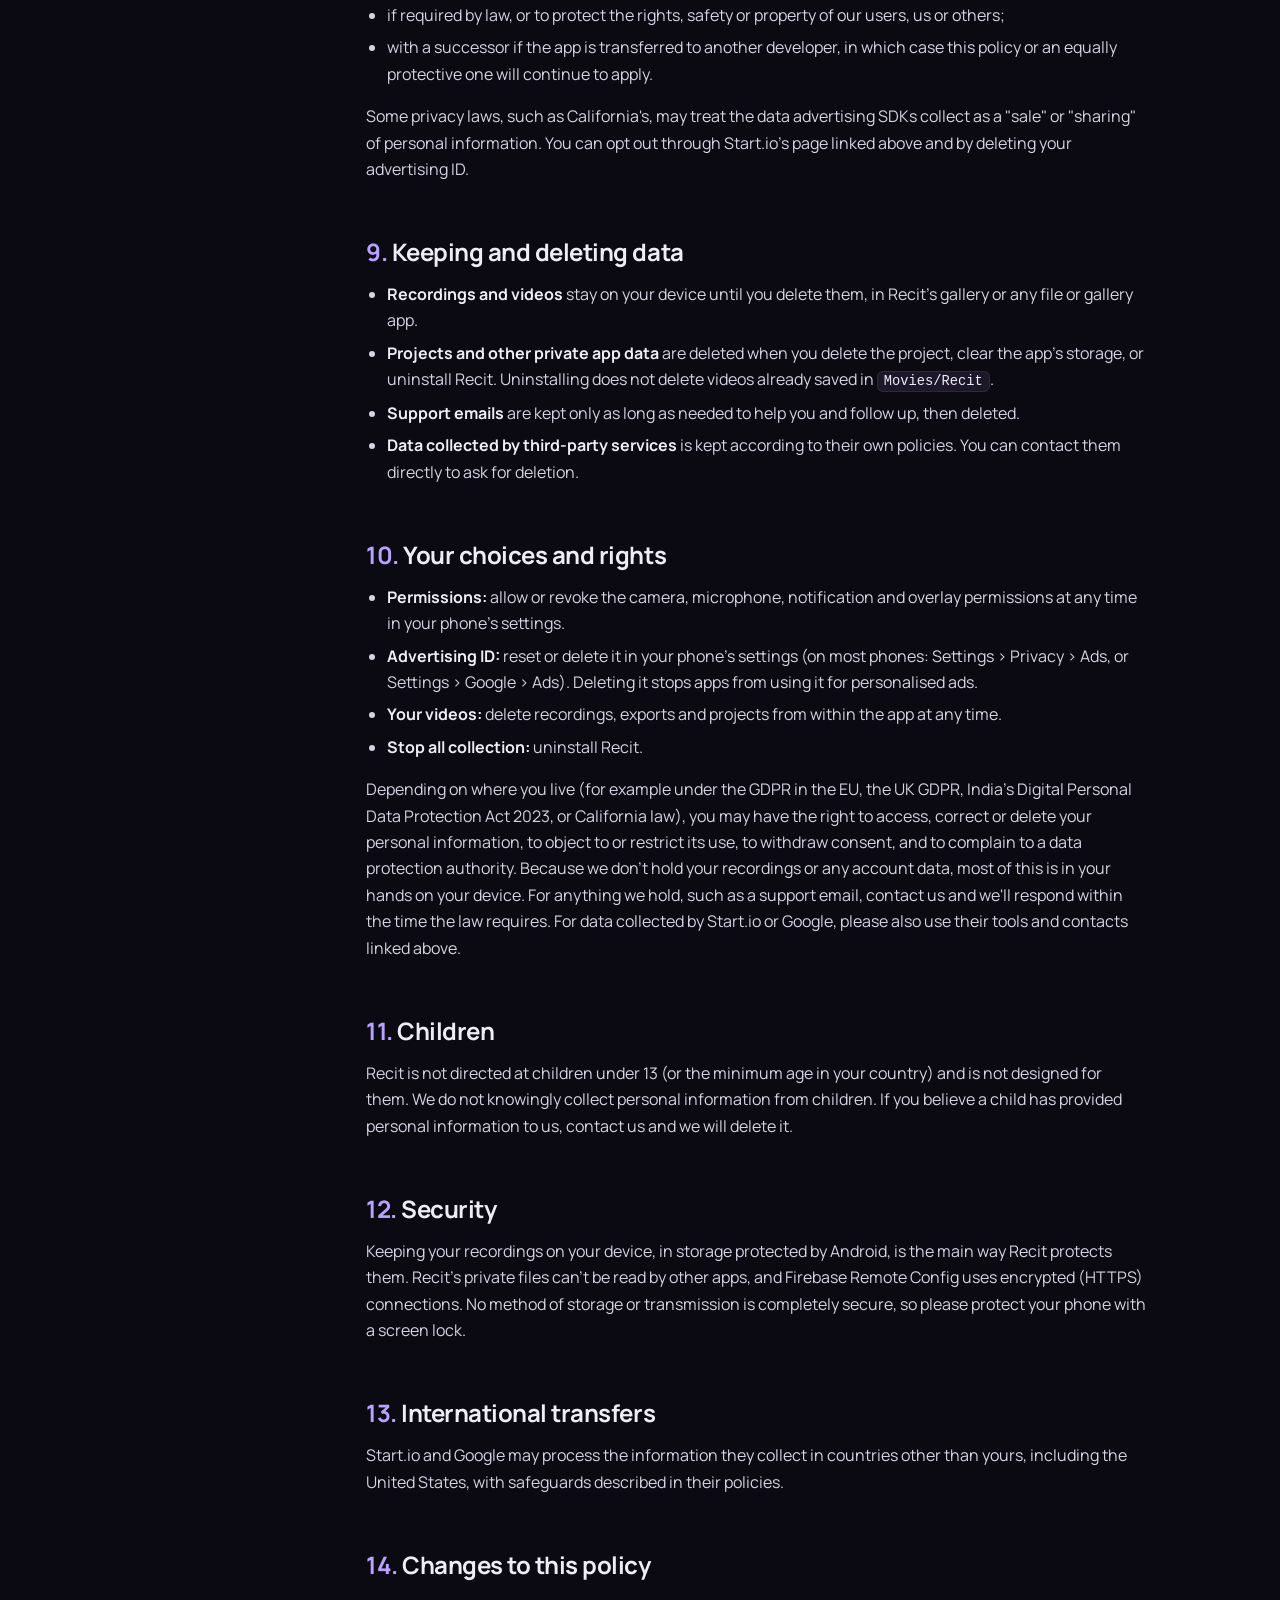
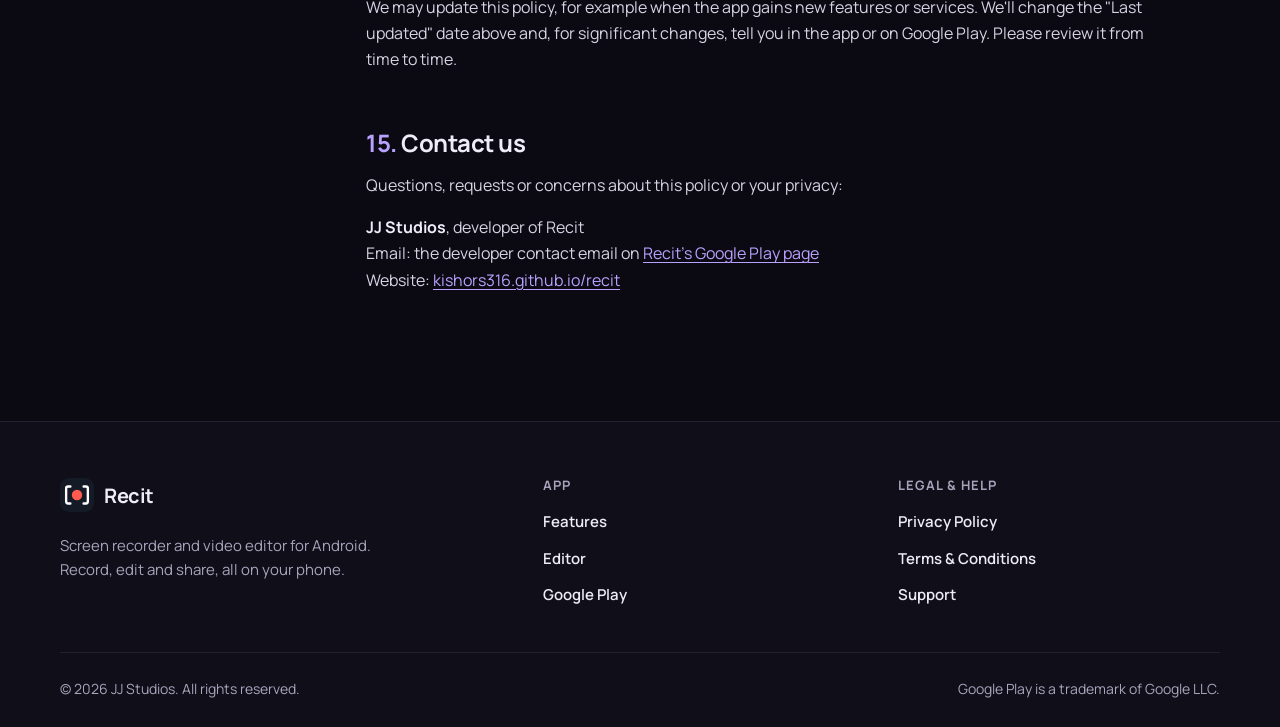
<file: privacy.html>
<!doctype html>
<html lang="en" class="no-js">
<head>
  <meta charset="utf-8">
  <meta name="viewport" content="width=device-width, initial-scale=1">
  <title>Privacy Policy – Recit Screen Recorder &amp; Video Editor</title>
  <meta name="description" content="How Recit – Screen Recorder & Video Editor handles your data: permissions, screen recordings stored on your device, advertising by Start.io and Firebase Remote Config.">
  <meta name="theme-color" content="#0b0a12">
  <link rel="canonical" href="https://kishors316.github.io/recit/privacy.html">
  <meta property="og:type" content="article">
  <meta property="og:title" content="Recit Privacy Policy">
  <meta property="og:url" content="https://kishors316.github.io/recit/privacy.html">
  <meta property="og:image" content="https://kishors316.github.io/recit/assets/img/og-image.jpg">
  <link rel="icon" href="assets/img/recit-icon.svg" type="image/svg+xml">
  <link rel="icon" href="favicon.png" type="image/png" sizes="32x32">
  <link rel="apple-touch-icon" href="apple-touch-icon.png">
  <link rel="stylesheet" href="assets/css/style.css">
  <script src="assets/js/main.js" defer></script>
</head>
<body>
  <a class="skip-link" href="#main">Skip to content</a>

  <header class="site-header">
    <div class="container header-inner">
      <a class="brand" href="./" aria-label="Recit home">
        <img src="assets/img/recit-icon.svg" alt="" width="34" height="34">
        <span>Recit</span>
      </a>
      <button class="nav-toggle" type="button" aria-expanded="false" aria-controls="site-nav" aria-label="Open menu">
        <svg class="icon icon-menu" aria-hidden="true"><use href="assets/img/icons.svg#menu"/></svg>
        <svg class="icon icon-close" aria-hidden="true"><use href="assets/img/icons.svg#close"/></svg>
      </button>
      <nav class="nav" id="site-nav" aria-label="Main">
        <a href="./#features">Features</a>
        <a href="./#editor">Editor</a>
        <a href="./#support">Support</a>
        <a href="privacy.html" aria-current="page">Privacy</a>
        <a href="terms.html">Terms</a>
        <a class="btn btn--primary btn--sm" data-play href="https://play.google.com/store/apps/details?id=recit.videoeditor.screenrecorder" rel="noopener">
          <svg class="icon" aria-hidden="true"><use href="assets/img/icons.svg#download"/></svg>Get the app
        </a>
      </nav>
    </div>
  </header>

  <main id="main">
    <div class="doc-hero">
      <div class="container">
        <span class="eyebrow">Legal</span>
        <h1>Privacy Policy</h1>
        <p>This policy explains what information Recit – Screen Recorder &amp; Video Editor uses, why, and the choices you have. In short: your recordings stay on your phone, and the app has no account and no servers of its own.</p>
        <div class="doc-meta">
          <span>Effective date: <strong>18 November 2026</strong></span>
          <span>Last updated: <strong>18 November 2026</strong></span>
        </div>
      </div>
    </div>

    <div class="container doc-layout">
      <nav class="toc" aria-label="On this page">
        <h2>On this page</h2>
        <ol>
          <li><a href="#who-we-are">Who we are</a></li>
          <li><a href="#scope">What this policy covers</a></li>
          <li><a href="#not-collected">What we don't collect</a></li>
          <li><a href="#permissions">Permissions</a></li>
          <li><a href="#recordings">Your recordings and files</a></li>
          <li><a href="#third-parties">Third-party services</a></li>
          <li><a href="#use">How information is used</a></li>
          <li><a href="#sharing">Sharing</a></li>
          <li><a href="#retention">Keeping and deleting data</a></li>
          <li><a href="#choices">Your choices and rights</a></li>
          <li><a href="#children">Children</a></li>
          <li><a href="#security">Security</a></li>
          <li><a href="#transfers">International transfers</a></li>
          <li><a href="#changes">Changes to this policy</a></li>
          <li><a href="#contact">Contact us</a></li>
        </ol>
      </nav>

      <article class="doc">
        <div class="summary-box">
          <h2>The short version</h2>
          <ul>
            <li>Your screen recordings, edits and projects are stored <strong>only on your device</strong>. Recit never uploads them. They leave your phone only when you share them.</li>
            <li>There's <strong>no account</strong> and no sign-up. We don't ask for your name, email, contacts or location.</li>
            <li>The camera, microphone and screen are used <strong>only when you turn those features on</strong>, and Android asks your permission first.</li>
            <li>Recit is free and shows ads from <strong>Start.io</strong>, which collects device information such as your advertising ID. App settings come from <strong>Firebase Remote Config</strong> (Google).</li>
            <li>You can reset or delete your advertising ID, manage permissions, delete recordings and uninstall at any time.</li>
          </ul>
        </div>

        <section id="who-we-are">
          <h2>Who we are</h2>
          <p>Recit – Screen Recorder &amp; Video Editor ("Recit", "the app") is developed and published by <strong>JJ Studios</strong> ("we", "us", "our"), an independent developer based in India. We are responsible for this app and this policy. You can reach us as described in <a href="#contact">Contact us</a>.</p>
        </section>

        <section id="scope">
          <h2>What this policy covers</h2>
          <p>This policy applies to the Recit Android app (package <code>recit.videoeditor.screenrecorder</code>) distributed on Google Play, and to this website. It does not cover other apps or websites, including those of advertisers whose ads you see in Recit or the third-party services described below, which have their own privacy policies.</p>
        </section>

        <section id="not-collected">
          <h2>What we don't collect</h2>
          <p>We don't run servers that receive data from the app. We (JJ Studios) do not collect, receive or store:</p>
          <ul>
            <li>your screen recordings, edited videos, voice-overs, music or images;</li>
            <li>your name, email address, phone number or any account details (Recit has no accounts);</li>
            <li>your contacts, messages, call logs or calendar;</li>
            <li>your precise location (Recit does not ask for location permission);</li>
            <li>what you record, or what you see on screen while recording.</li>
          </ul>
          <p>The only personal information we receive directly is what you choose to send us, for example when you email us for support.</p>
        </section>

        <section id="permissions">
          <h2>Permissions and why we need them</h2>
          <p>Android asks for your permission before Recit can use the camera, microphone, notifications or the screen. Optional permissions can be refused; the related feature simply won't be available. You can change them at any time in your phone's Settings &gt; Apps &gt; Recit &gt; Permissions.</p>
          <div class="table-wrap">
            <table>
              <thead><tr><th scope="col">Permission</th><th scope="col">What it's used for</th></tr></thead>
              <tbody>
                <tr><td><strong>Screen capture</strong> (Android's screen recording consent)</td><td>To record your screen. Android asks you each time you start a recording and shows that your screen is being recorded. Recording stops when you stop it.</td></tr>
                <tr><td><strong>Microphone</strong> (optional)</td><td>To record your voice during a screen recording, and to record voice-overs in the editor. Only while you are recording.</td></tr>
                <tr><td><strong>Camera</strong> (optional)</td><td>To show the facecam bubble during a recording. The camera picture is only drawn into your recording on your device. It is not saved separately or sent anywhere.</td></tr>
                <tr><td><strong>Display over other apps</strong></td><td>To show the floating recording controls and the facecam bubble on top of the app you are recording.</td></tr>
                <tr><td><strong>Notifications</strong></td><td>To show the recording and export notifications, with their Stop and Cancel buttons.</td></tr>
                <tr><td><strong>Foreground services, wake lock</strong></td><td>To keep a recording or an export running reliably while you use other apps or the screen turns off.</td></tr>
                <tr><td><strong>Internet</strong></td><td>To load ads and the app's settings (see <a href="#third-parties">Third-party services</a>). Recordings are never sent over the internet by Recit.</td></tr>
                <tr><td><strong>Advertising ID</strong></td><td>Used by the Start.io ads SDK to show and measure ads. You can reset or delete it in your phone's settings.</td></tr>
              </tbody>
            </table>
          </div>
          <p><strong>Files you choose.</strong> Recit does not ask for access to all your photos, videos or files. When you import a video or image, or pick a song, Android's photo picker or file picker lets you choose, and Recit can read only the items you select.</p>
        </section>

        <section id="recordings">
          <h2>Your recordings and files</h2>
          <h3>What a recording can contain</h3>
          <p>A screen recording captures everything shown on your screen while it runs, including notifications, messages and anything you type that appears on screen. Sound from other apps is captured only from apps that allow it (Android blocks capture from apps that don't, and from calls). Please check your recordings before sharing them.</p>
          <h3>Where they are stored</h3>
          <ul>
            <li><strong>Recordings and exported videos</strong> are saved to the <code>Movies/Recit</code> folder in your phone's shared storage. Your gallery app and other apps you've allowed to see your media can see them there.</li>
            <li><strong>Editing projects</strong>, voice-overs, copies of images you add, the separate game and mic sound of recordings, and temporary export files are kept in Recit's private app storage, which other apps cannot read.</li>
            <li>Your settings (such as quality and theme) are stored on your device.</li>
          </ul>
          <p>Recit's private data is excluded from Android's cloud backup. Videos in <code>Movies/Recit</code> may be backed up by a gallery or cloud app you use, according to that app's settings.</p>
          <h3>Who can see them</h3>
          <p>We cannot see your recordings or projects: they never leave your device unless you share them. When you use <strong>Share</strong>, Android sends the video to the app you choose, and that app's privacy policy applies.</p>
        </section>

        <section id="third-parties">
          <h2>Third-party services</h2>
          <p>Recit includes the following services from other companies. They collect some information automatically when the app is used, under their own privacy policies. We do not use any analytics or crash-reporting SDK (such as Google Analytics for Firebase or Crashlytics).</p>

          <h3>Start.io (advertising)</h3>
          <p>Recit is free because it shows ads: a full-screen ad before you edit or share a video, and a video or full-screen ad before you export. Ads are provided by Start.io Inc. ("Start.io") through its SDK. According to Start.io, the SDK may collect and share:</p>
          <ul>
            <li>device identifiers, such as your Android advertising ID;</li>
            <li>your IP address, which can be used to estimate your general location (Recit does not give the SDK location permission, so it cannot read your precise location through Recit);</li>
            <li>device information, such as model, operating system, language, mobile carrier and certain device settings, and information about installed apps;</li>
            <li>your interactions with ads, such as views and clicks;</li>
            <li>diagnostic and crash information about the SDK.</li>
          </ul>
          <p>Start.io uses this information to show ads, measure them, prevent fraud and personalise advertising, and, as described in its own policies, may use it with its partners for advertising and audience services. Learn more, and use Start.io's opt-out options, in its <a href="https://www.start.io/policy/" rel="noopener">privacy and terms centre</a>, <a href="https://www.start.io/privacy-faq/" rel="noopener">Privacy FAQ</a> and <a href="https://www.start.io/do-not-sell-or-sharemy-personal-information/" rel="noopener">"Do Not Sell or Share My Personal Information" page</a>.</p>

          <h3>Firebase Remote Config (Google)</h3>
          <p>Recit uses Firebase Remote Config, a Google service, to receive app settings without an app update: for example, whether an update is available or required, and whether ads are turned on. To deliver the right settings, it automatically collects a Firebase installation ID (a random identifier for this installation of the app), your country, language and time zone, your Android and app version, and the app's identifiers. See <a href="https://firebase.google.com/support/privacy" rel="noopener">Privacy and Security in Firebase</a> and <a href="https://policies.google.com/privacy" rel="noopener">Google's Privacy Policy</a>.</p>

          <h3>Google Play</h3>
          <p>Recit is distributed through Google Play, which processes information about your download and use of the store under Google's Privacy Policy. If you allow it in your device settings, Google may give us aggregated statistics about installs, crashes and app performance. These do not identify you.</p>
        </section>

        <section id="use">
          <h2>How information is used</h2>
          <ul>
            <li><strong>To provide the app's features on your device:</strong> recording, editing, saving and sharing your videos. This happens on your phone.</li>
            <li><strong>To keep Recit free:</strong> through the advertising described above.</li>
            <li><strong>To keep the app working and up to date:</strong> delivering settings and update notices through Firebase Remote Config.</li>
            <li><strong>To help you:</strong> answering your messages when you contact us.</li>
          </ul>
          <p>If you are in the European Economic Area, the United Kingdom or Switzerland, we rely on: providing the service you asked for; our legitimate interests in funding Recit through advertising, keeping it secure and working and answering your questions; and your consent where the law requires it, for example for the Android permissions above.</p>
        </section>

        <section id="sharing">
          <h2>Sharing</h2>
          <p>We don't sell or rent your personal information, and we have no recordings or account data to share. Information is shared only:</p>
          <ul>
            <li>with the third-party services above, which collect it directly through their SDKs;</li>
            <li>when you choose to share a video with another app;</li>
            <li>if required by law, or to protect the rights, safety or property of our users, us or others;</li>
            <li>with a successor if the app is transferred to another developer, in which case this policy or an equally protective one will continue to apply.</li>
          </ul>
          <p>Some privacy laws, such as California's, may treat the data advertising SDKs collect as a "sale" or "sharing" of personal information. You can opt out through Start.io's page linked above and by deleting your advertising ID.</p>
        </section>

        <section id="retention">
          <h2>Keeping and deleting data</h2>
          <ul>
            <li><strong>Recordings and videos</strong> stay on your device until you delete them, in Recit's gallery or any file or gallery app.</li>
            <li><strong>Projects and other private app data</strong> are deleted when you delete the project, clear the app's storage, or uninstall Recit. Uninstalling does not delete videos already saved in <code>Movies/Recit</code>.</li>
            <li><strong>Support emails</strong> are kept only as long as needed to help you and follow up, then deleted.</li>
            <li><strong>Data collected by third-party services</strong> is kept according to their own policies. You can contact them directly to ask for deletion.</li>
          </ul>
        </section>

        <section id="choices">
          <h2>Your choices and rights</h2>
          <ul>
            <li><strong>Permissions:</strong> allow or revoke the camera, microphone, notification and overlay permissions at any time in your phone's settings.</li>
            <li><strong>Advertising ID:</strong> reset or delete it in your phone's settings (on most phones: Settings &gt; Privacy &gt; Ads, or Settings &gt; Google &gt; Ads). Deleting it stops apps from using it for personalised ads.</li>
            <li><strong>Your videos:</strong> delete recordings, exports and projects from within the app at any time.</li>
            <li><strong>Stop all collection:</strong> uninstall Recit.</li>
          </ul>
          <p>Depending on where you live (for example under the GDPR in the EU, the UK GDPR, India's Digital Personal Data Protection Act 2023, or California law), you may have the right to access, correct or delete your personal information, to object to or restrict its use, to withdraw consent, and to complain to a data protection authority. Because we don't hold your recordings or any account data, most of this is in your hands on your device. For anything we hold, such as a support email, contact us and we'll respond within the time the law requires. For data collected by Start.io or Google, please also use their tools and contacts linked above.</p>
        </section>

        <section id="children">
          <h2>Children</h2>
          <p>Recit is not directed at children under 13 (or the minimum age in your country) and is not designed for them. We do not knowingly collect personal information from children. If you believe a child has provided personal information to us, contact us and we will delete it.</p>
        </section>

        <section id="security">
          <h2>Security</h2>
          <p>Keeping your recordings on your device, in storage protected by Android, is the main way Recit protects them. Recit's private files can't be read by other apps, and Firebase Remote Config uses encrypted (HTTPS) connections. No method of storage or transmission is completely secure, so please protect your phone with a screen lock.</p>
        </section>

        <section id="transfers">
          <h2>International transfers</h2>
          <p>Start.io and Google may process the information they collect in countries other than yours, including the United States, with safeguards described in their policies.</p>
        </section>

        <section id="changes">
          <h2>Changes to this policy</h2>
          <p>We may update this policy, for example when the app gains new features or services. We'll change the "Last updated" date above and, for significant changes, tell you in the app or on Google Play. Please review it from time to time.</p>
        </section>

        <section id="contact">
          <h2>Contact us</h2>
          <p>Questions, requests or concerns about this policy or your privacy:</p>
          <p><strong>JJ Studios</strong>, developer of Recit<br>
            Email: <span data-email data-subject="Recit privacy">the developer contact email on <a data-play href="https://play.google.com/store/apps/details?id=recit.videoeditor.screenrecorder" rel="noopener">Recit's Google Play page</a></span><br>
            Website: <a href="./">kishors316.github.io/recit</a></p>
        </section>
      </article>
    </div>
  </main>

  <footer class="site-footer">
    <div class="container">
      <div class="footer-grid">
        <div>
          <a class="brand" href="./"><img src="assets/img/recit-icon.svg" alt="" width="34" height="34"><span>Recit</span></a>
          <p>Screen recorder and video editor for Android. Record, edit and share, all on your phone.</p>
        </div>
        <div>
          <h2>App</h2>
          <ul class="footer-links">
            <li><a href="./#features">Features</a></li>
            <li><a href="./#editor">Editor</a></li>
            <li><a data-play href="https://play.google.com/store/apps/details?id=recit.videoeditor.screenrecorder" rel="noopener">Google Play</a></li>
          </ul>
        </div>
        <div>
          <h2>Legal &amp; help</h2>
          <ul class="footer-links">
            <li><a href="privacy.html">Privacy Policy</a></li>
            <li><a href="terms.html">Terms &amp; Conditions</a></li>
            <li><a href="./#support">Support</a></li>
          </ul>
        </div>
      </div>
      <div class="footer-bottom">
        <p>© <span data-year>2026</span> JJ Studios. All rights reserved.</p>
        <p>Google Play is a trademark of Google LLC.</p>
      </div>
    </div>
  </footer>

  <button class="icon-btn to-top" type="button" aria-label="Back to top"><svg class="icon" aria-hidden="true"><use href="assets/img/icons.svg#arrow-up"/></svg></button>
</body>
</html>
</file>
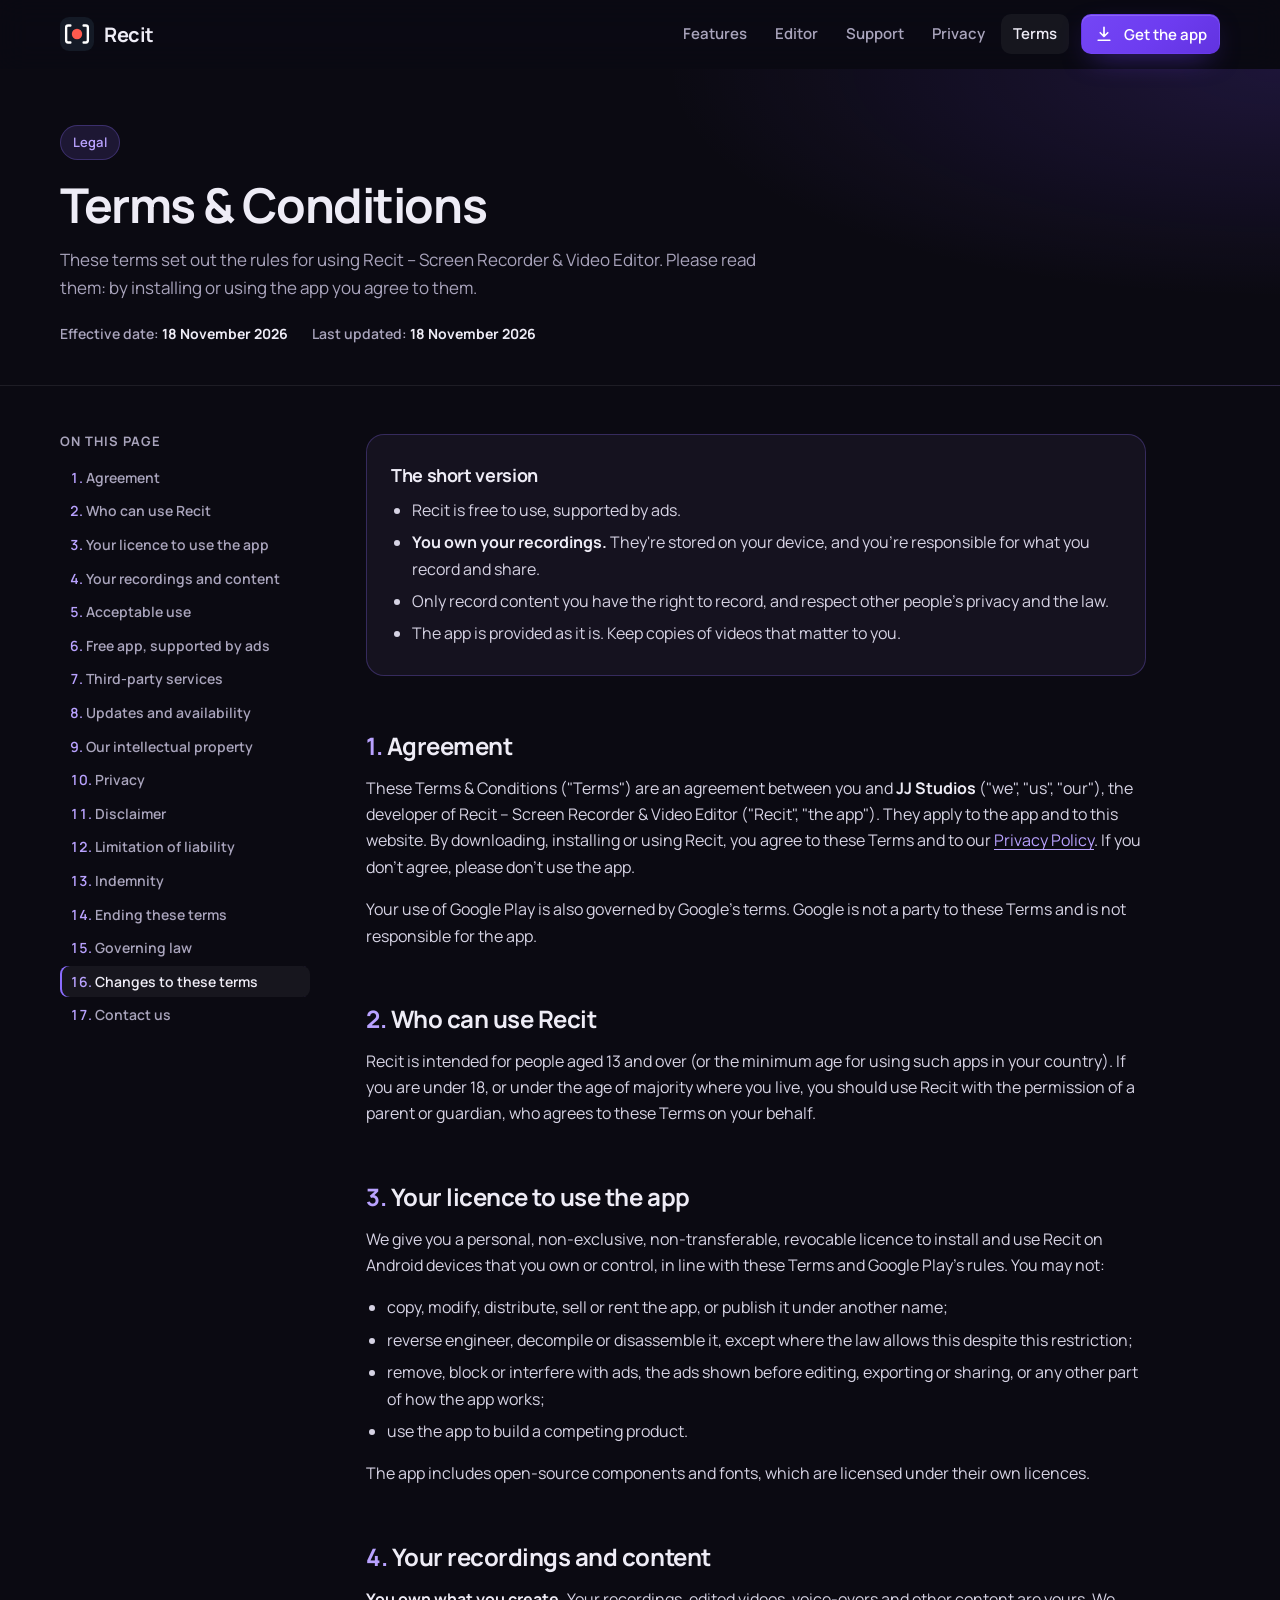
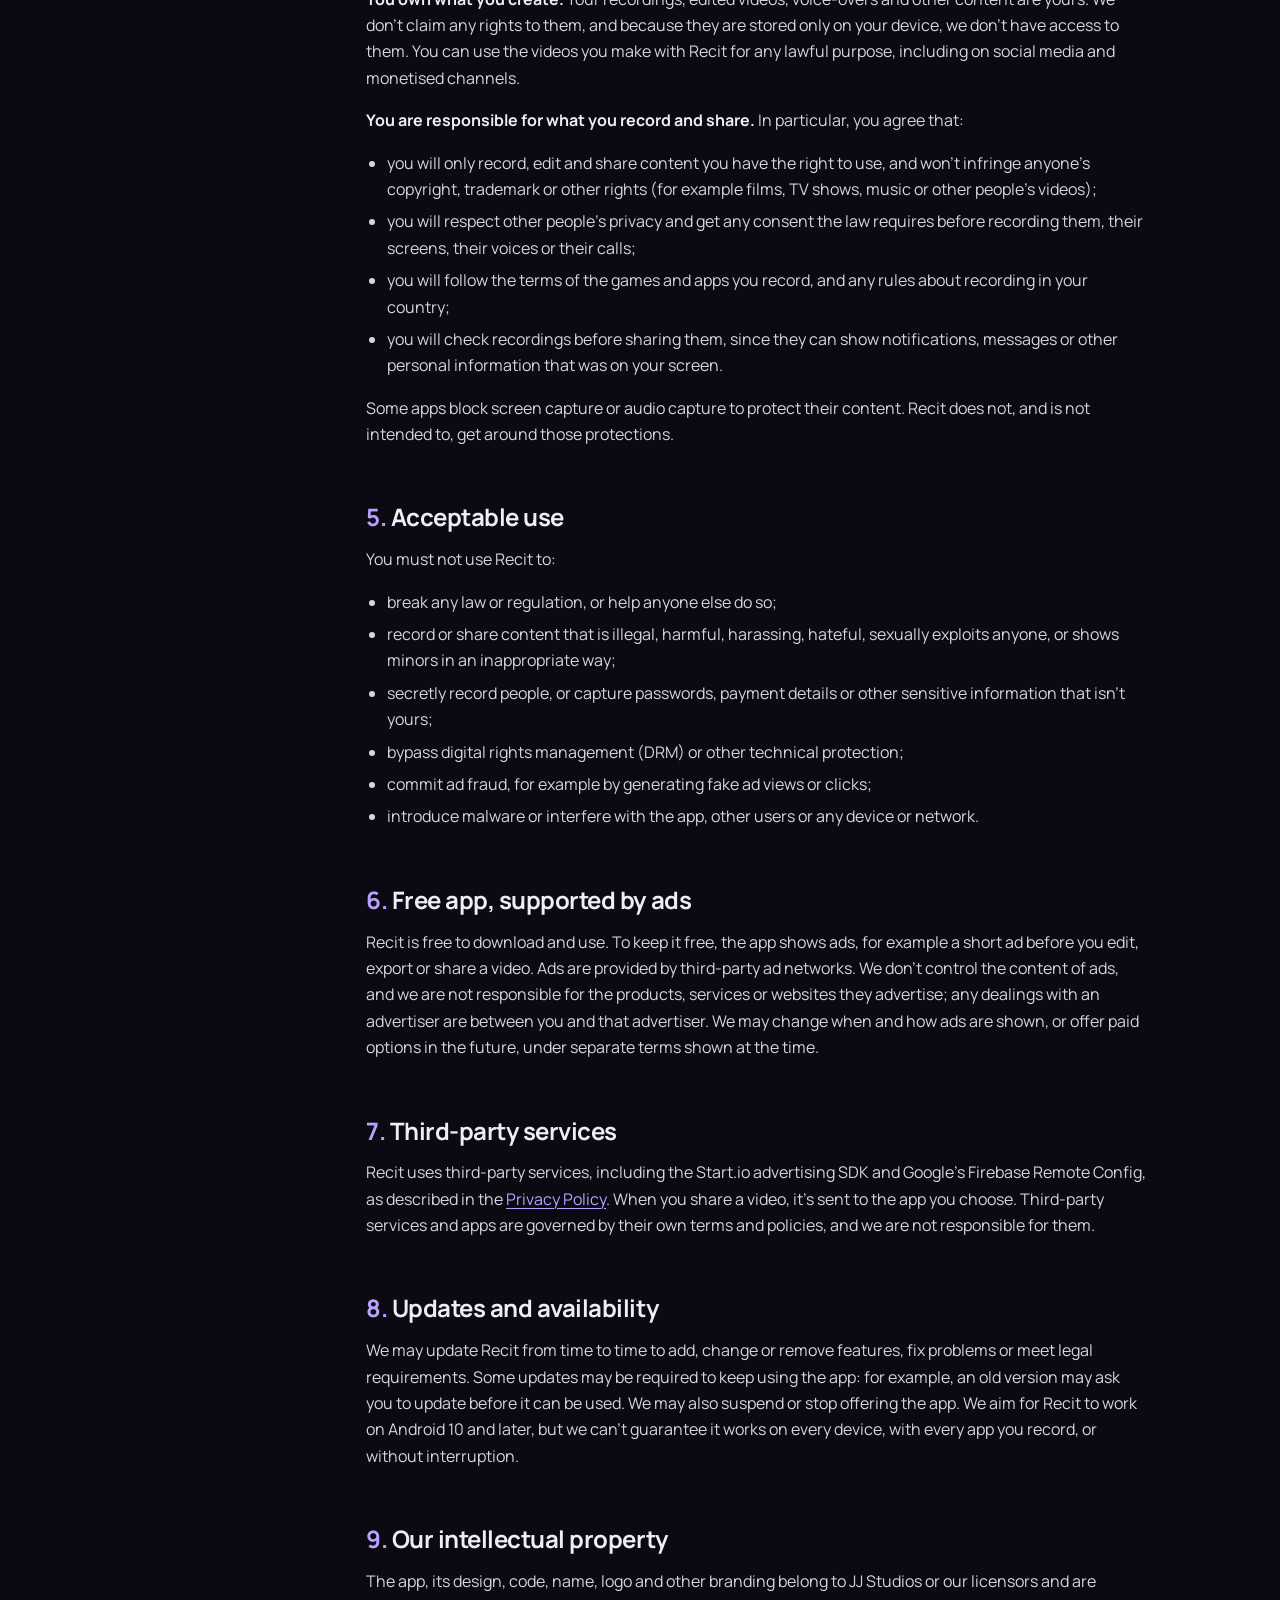
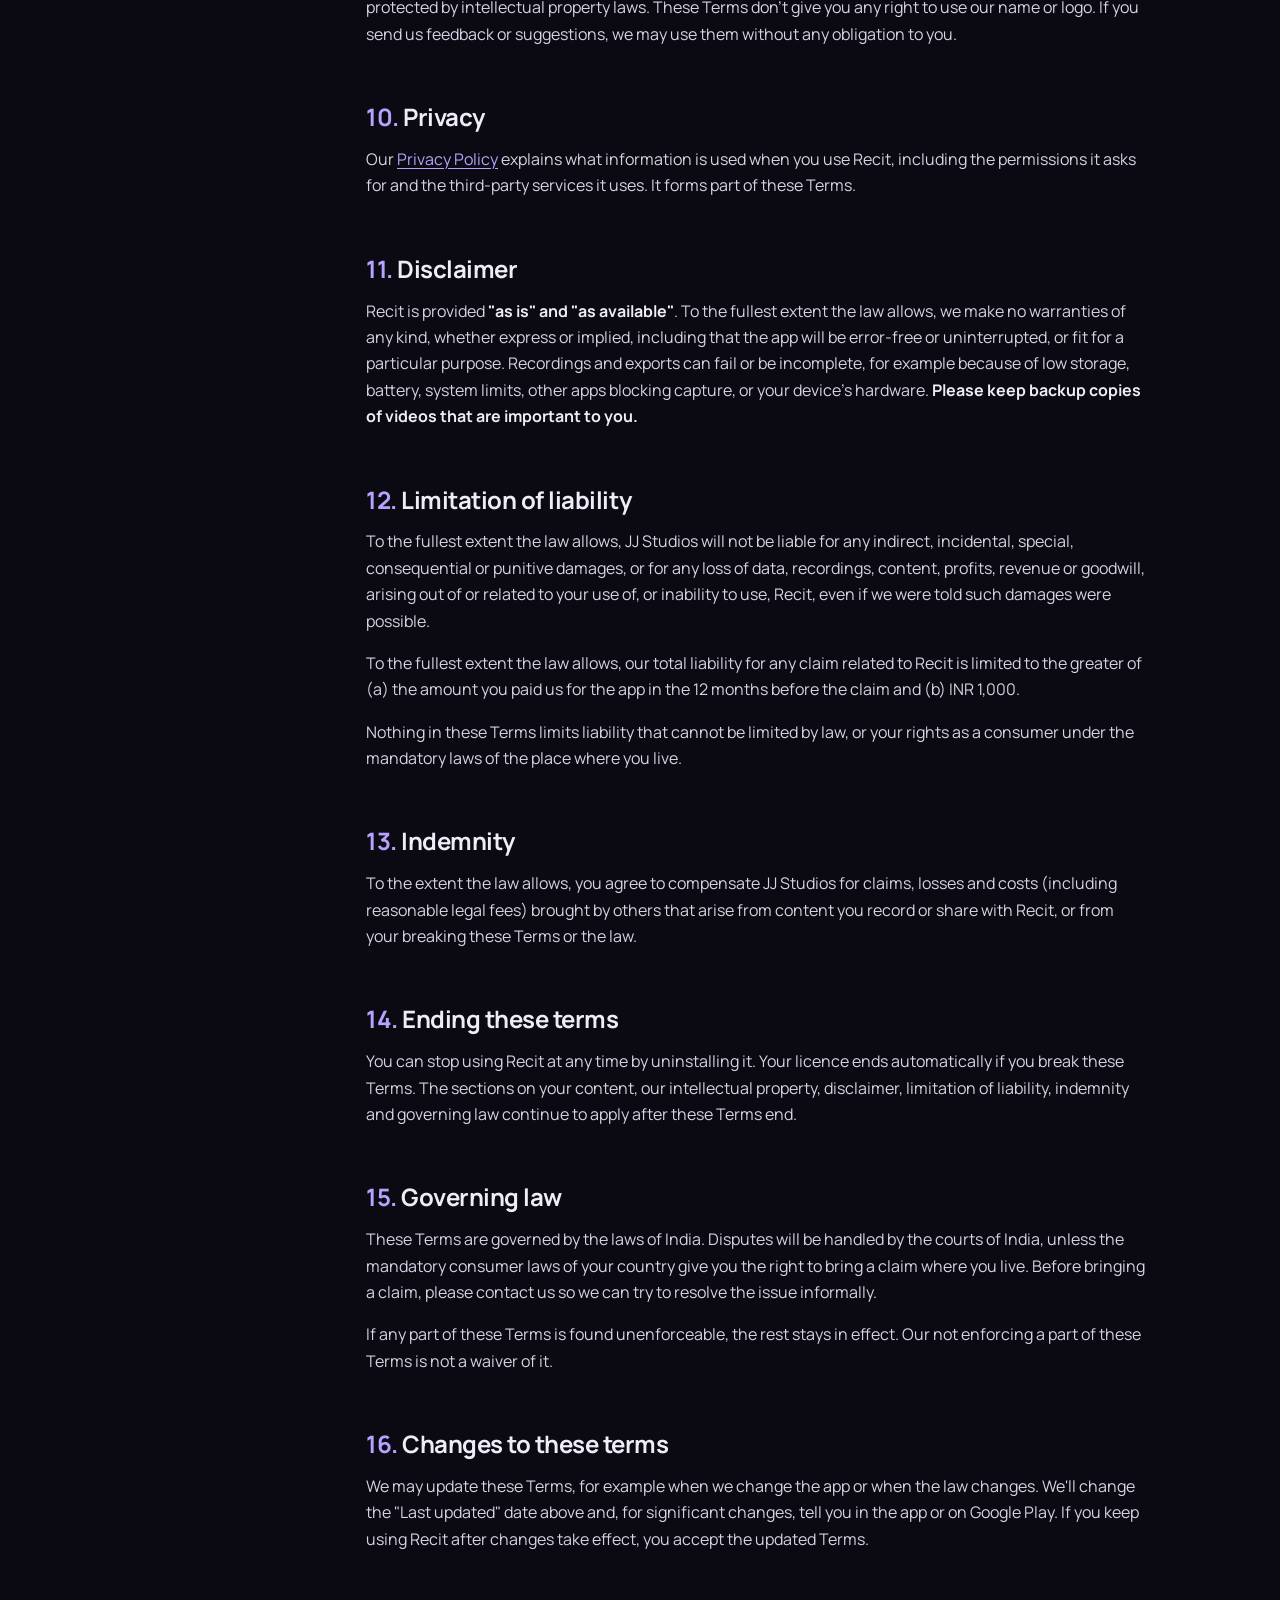
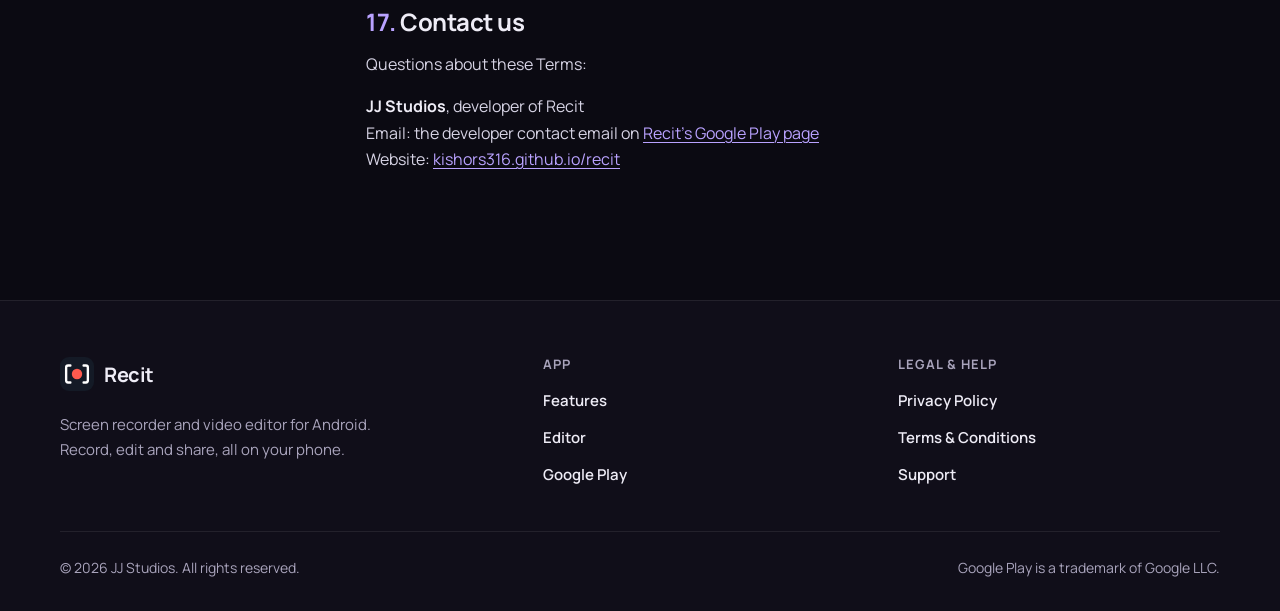
<file: terms.html>
<!doctype html>
<html lang="en" class="no-js">
<head>
  <meta charset="utf-8">
  <meta name="viewport" content="width=device-width, initial-scale=1">
  <title>Terms &amp; Conditions – Recit Screen Recorder &amp; Video Editor</title>
  <meta name="description" content="The terms for using Recit – Screen Recorder & Video Editor for Android, by JJ Studios.">
  <meta name="theme-color" content="#0b0a12">
  <link rel="canonical" href="https://kishors316.github.io/recit/terms.html">
  <meta property="og:type" content="article">
  <meta property="og:title" content="Recit Terms &amp; Conditions">
  <meta property="og:url" content="https://kishors316.github.io/recit/terms.html">
  <meta property="og:image" content="https://kishors316.github.io/recit/assets/img/og-image.jpg">
  <link rel="icon" href="assets/img/recit-icon.svg" type="image/svg+xml">
  <link rel="icon" href="favicon.png" type="image/png" sizes="32x32">
  <link rel="apple-touch-icon" href="apple-touch-icon.png">
  <link rel="stylesheet" href="assets/css/style.css">
  <script src="assets/js/main.js" defer></script>
</head>
<body>
  <a class="skip-link" href="#main">Skip to content</a>

  <header class="site-header">
    <div class="container header-inner">
      <a class="brand" href="./" aria-label="Recit home">
        <img src="assets/img/recit-icon.svg" alt="" width="34" height="34">
        <span>Recit</span>
      </a>
      <button class="nav-toggle" type="button" aria-expanded="false" aria-controls="site-nav" aria-label="Open menu">
        <svg class="icon icon-menu" aria-hidden="true"><use href="assets/img/icons.svg#menu"/></svg>
        <svg class="icon icon-close" aria-hidden="true"><use href="assets/img/icons.svg#close"/></svg>
      </button>
      <nav class="nav" id="site-nav" aria-label="Main">
        <a href="./#features">Features</a>
        <a href="./#editor">Editor</a>
        <a href="./#support">Support</a>
        <a href="privacy.html">Privacy</a>
        <a href="terms.html" aria-current="page">Terms</a>
        <a class="btn btn--primary btn--sm" data-play href="https://play.google.com/store/apps/details?id=recit.videoeditor.screenrecorder" rel="noopener">
          <svg class="icon" aria-hidden="true"><use href="assets/img/icons.svg#download"/></svg>Get the app
        </a>
      </nav>
    </div>
  </header>

  <main id="main">
    <div class="doc-hero">
      <div class="container">
        <span class="eyebrow">Legal</span>
        <h1>Terms &amp; Conditions</h1>
        <p>These terms set out the rules for using Recit – Screen Recorder &amp; Video Editor. Please read them: by installing or using the app you agree to them.</p>
        <div class="doc-meta">
          <span>Effective date: <strong>18 November 2026</strong></span>
          <span>Last updated: <strong>18 November 2026</strong></span>
        </div>
      </div>
    </div>

    <div class="container doc-layout">
      <nav class="toc" aria-label="On this page">
        <h2>On this page</h2>
        <ol>
          <li><a href="#agreement">Agreement</a></li>
          <li><a href="#eligibility">Who can use Recit</a></li>
          <li><a href="#licence">Your licence to use the app</a></li>
          <li><a href="#content">Your recordings and content</a></li>
          <li><a href="#acceptable-use">Acceptable use</a></li>
          <li><a href="#ads">Free app, supported by ads</a></li>
          <li><a href="#third-parties">Third-party services</a></li>
          <li><a href="#updates">Updates and availability</a></li>
          <li><a href="#ip">Our intellectual property</a></li>
          <li><a href="#privacy">Privacy</a></li>
          <li><a href="#disclaimer">Disclaimer</a></li>
          <li><a href="#liability">Limitation of liability</a></li>
          <li><a href="#indemnity">Indemnity</a></li>
          <li><a href="#termination">Ending these terms</a></li>
          <li><a href="#law">Governing law</a></li>
          <li><a href="#changes">Changes to these terms</a></li>
          <li><a href="#contact">Contact us</a></li>
        </ol>
      </nav>

      <article class="doc">
        <div class="summary-box">
          <h2>The short version</h2>
          <ul>
            <li>Recit is free to use, supported by ads.</li>
            <li><strong>You own your recordings.</strong> They're stored on your device, and you're responsible for what you record and share.</li>
            <li>Only record content you have the right to record, and respect other people's privacy and the law.</li>
            <li>The app is provided as it is. Keep copies of videos that matter to you.</li>
          </ul>
        </div>

        <section id="agreement">
          <h2>Agreement</h2>
          <p>These Terms &amp; Conditions ("Terms") are an agreement between you and <strong>JJ Studios</strong> ("we", "us", "our"), the developer of Recit – Screen Recorder &amp; Video Editor ("Recit", "the app"). They apply to the app and to this website. By downloading, installing or using Recit, you agree to these Terms and to our <a href="privacy.html">Privacy Policy</a>. If you don't agree, please don't use the app.</p>
          <p>Your use of Google Play is also governed by Google's terms. Google is not a party to these Terms and is not responsible for the app.</p>
        </section>

        <section id="eligibility">
          <h2>Who can use Recit</h2>
          <p>Recit is intended for people aged 13 and over (or the minimum age for using such apps in your country). If you are under 18, or under the age of majority where you live, you should use Recit with the permission of a parent or guardian, who agrees to these Terms on your behalf.</p>
        </section>

        <section id="licence">
          <h2>Your licence to use the app</h2>
          <p>We give you a personal, non-exclusive, non-transferable, revocable licence to install and use Recit on Android devices that you own or control, in line with these Terms and Google Play's rules. You may not:</p>
          <ul>
            <li>copy, modify, distribute, sell or rent the app, or publish it under another name;</li>
            <li>reverse engineer, decompile or disassemble it, except where the law allows this despite this restriction;</li>
            <li>remove, block or interfere with ads, the ads shown before editing, exporting or sharing, or any other part of how the app works;</li>
            <li>use the app to build a competing product.</li>
          </ul>
          <p>The app includes open-source components and fonts, which are licensed under their own licences.</p>
        </section>

        <section id="content">
          <h2>Your recordings and content</h2>
          <p><strong>You own what you create.</strong> Your recordings, edited videos, voice-overs and other content are yours. We don't claim any rights to them, and because they are stored only on your device, we don't have access to them. You can use the videos you make with Recit for any lawful purpose, including on social media and monetised channels.</p>
          <p><strong>You are responsible for what you record and share.</strong> In particular, you agree that:</p>
          <ul>
            <li>you will only record, edit and share content you have the right to use, and won't infringe anyone's copyright, trademark or other rights (for example films, TV shows, music or other people's videos);</li>
            <li>you will respect other people's privacy and get any consent the law requires before recording them, their screens, their voices or their calls;</li>
            <li>you will follow the terms of the games and apps you record, and any rules about recording in your country;</li>
            <li>you will check recordings before sharing them, since they can show notifications, messages or other personal information that was on your screen.</li>
          </ul>
          <p>Some apps block screen capture or audio capture to protect their content. Recit does not, and is not intended to, get around those protections.</p>
        </section>

        <section id="acceptable-use">
          <h2>Acceptable use</h2>
          <p>You must not use Recit to:</p>
          <ul>
            <li>break any law or regulation, or help anyone else do so;</li>
            <li>record or share content that is illegal, harmful, harassing, hateful, sexually exploits anyone, or shows minors in an inappropriate way;</li>
            <li>secretly record people, or capture passwords, payment details or other sensitive information that isn't yours;</li>
            <li>bypass digital rights management (DRM) or other technical protection;</li>
            <li>commit ad fraud, for example by generating fake ad views or clicks;</li>
            <li>introduce malware or interfere with the app, other users or any device or network.</li>
          </ul>
        </section>

        <section id="ads">
          <h2>Free app, supported by ads</h2>
          <p>Recit is free to download and use. To keep it free, the app shows ads, for example a short ad before you edit, export or share a video. Ads are provided by third-party ad networks. We don't control the content of ads, and we are not responsible for the products, services or websites they advertise; any dealings with an advertiser are between you and that advertiser. We may change when and how ads are shown, or offer paid options in the future, under separate terms shown at the time.</p>
        </section>

        <section id="third-parties">
          <h2>Third-party services</h2>
          <p>Recit uses third-party services, including the Start.io advertising SDK and Google's Firebase Remote Config, as described in the <a href="privacy.html#third-parties">Privacy Policy</a>. When you share a video, it's sent to the app you choose. Third-party services and apps are governed by their own terms and policies, and we are not responsible for them.</p>
        </section>

        <section id="updates">
          <h2>Updates and availability</h2>
          <p>We may update Recit from time to time to add, change or remove features, fix problems or meet legal requirements. Some updates may be required to keep using the app: for example, an old version may ask you to update before it can be used. We may also suspend or stop offering the app. We aim for Recit to work on Android 10 and later, but we can't guarantee it works on every device, with every app you record, or without interruption.</p>
        </section>

        <section id="ip">
          <h2>Our intellectual property</h2>
          <p>The app, its design, code, name, logo and other branding belong to JJ Studios or our licensors and are protected by intellectual property laws. These Terms don't give you any right to use our name or logo. If you send us feedback or suggestions, we may use them without any obligation to you.</p>
        </section>

        <section id="privacy">
          <h2>Privacy</h2>
          <p>Our <a href="privacy.html">Privacy Policy</a> explains what information is used when you use Recit, including the permissions it asks for and the third-party services it uses. It forms part of these Terms.</p>
        </section>

        <section id="disclaimer">
          <h2>Disclaimer</h2>
          <p>Recit is provided <strong>"as is" and "as available"</strong>. To the fullest extent the law allows, we make no warranties of any kind, whether express or implied, including that the app will be error-free or uninterrupted, or fit for a particular purpose. Recordings and exports can fail or be incomplete, for example because of low storage, battery, system limits, other apps blocking capture, or your device's hardware. <strong>Please keep backup copies of videos that are important to you.</strong></p>
        </section>

        <section id="liability">
          <h2>Limitation of liability</h2>
          <p>To the fullest extent the law allows, JJ Studios will not be liable for any indirect, incidental, special, consequential or punitive damages, or for any loss of data, recordings, content, profits, revenue or goodwill, arising out of or related to your use of, or inability to use, Recit, even if we were told such damages were possible.</p>
          <p>To the fullest extent the law allows, our total liability for any claim related to Recit is limited to the greater of (a) the amount you paid us for the app in the 12 months before the claim and (b) INR 1,000.</p>
          <p>Nothing in these Terms limits liability that cannot be limited by law, or your rights as a consumer under the mandatory laws of the place where you live.</p>
        </section>

        <section id="indemnity">
          <h2>Indemnity</h2>
          <p>To the extent the law allows, you agree to compensate JJ Studios for claims, losses and costs (including reasonable legal fees) brought by others that arise from content you record or share with Recit, or from your breaking these Terms or the law.</p>
        </section>

        <section id="termination">
          <h2>Ending these terms</h2>
          <p>You can stop using Recit at any time by uninstalling it. Your licence ends automatically if you break these Terms. The sections on your content, our intellectual property, disclaimer, limitation of liability, indemnity and governing law continue to apply after these Terms end.</p>
        </section>

        <section id="law">
          <h2>Governing law</h2>
          <p>These Terms are governed by the laws of India. Disputes will be handled by the courts of India, unless the mandatory consumer laws of your country give you the right to bring a claim where you live. Before bringing a claim, please contact us so we can try to resolve the issue informally.</p>
          <p>If any part of these Terms is found unenforceable, the rest stays in effect. Our not enforcing a part of these Terms is not a waiver of it.</p>
        </section>

        <section id="changes">
          <h2>Changes to these terms</h2>
          <p>We may update these Terms, for example when we change the app or when the law changes. We'll change the "Last updated" date above and, for significant changes, tell you in the app or on Google Play. If you keep using Recit after changes take effect, you accept the updated Terms.</p>
        </section>

        <section id="contact">
          <h2>Contact us</h2>
          <p>Questions about these Terms:</p>
          <p><strong>JJ Studios</strong>, developer of Recit<br>
            Email: <span data-email data-subject="Recit terms">the developer contact email on <a data-play href="https://play.google.com/store/apps/details?id=recit.videoeditor.screenrecorder" rel="noopener">Recit's Google Play page</a></span><br>
            Website: <a href="./">kishors316.github.io/recit</a></p>
        </section>
      </article>
    </div>
  </main>

  <footer class="site-footer">
    <div class="container">
      <div class="footer-grid">
        <div>
          <a class="brand" href="./"><img src="assets/img/recit-icon.svg" alt="" width="34" height="34"><span>Recit</span></a>
          <p>Screen recorder and video editor for Android. Record, edit and share, all on your phone.</p>
        </div>
        <div>
          <h2>App</h2>
          <ul class="footer-links">
            <li><a href="./#features">Features</a></li>
            <li><a href="./#editor">Editor</a></li>
            <li><a data-play href="https://play.google.com/store/apps/details?id=recit.videoeditor.screenrecorder" rel="noopener">Google Play</a></li>
          </ul>
        </div>
        <div>
          <h2>Legal &amp; help</h2>
          <ul class="footer-links">
            <li><a href="privacy.html">Privacy Policy</a></li>
            <li><a href="terms.html">Terms &amp; Conditions</a></li>
            <li><a href="./#support">Support</a></li>
          </ul>
        </div>
      </div>
      <div class="footer-bottom">
        <p>© <span data-year>2026</span> JJ Studios. All rights reserved.</p>
        <p>Google Play is a trademark of Google LLC.</p>
      </div>
    </div>
  </footer>

  <button class="icon-btn to-top" type="button" aria-label="Back to top"><svg class="icon" aria-hidden="true"><use href="assets/img/icons.svg#arrow-up"/></svg></button>
</body>
</html>
</file>
<file: assets/css/style.css>
/* ==========================================================================
   Recit website — one stylesheet for every page.
   Dark theme, purple accents. Sections: tokens, base, layout, header,
   buttons, home page sections, legal pages, footer, motion, print.
   ========================================================================== */

/* ---- Fonts (Manrope, SIL OFL: assets/fonts/OFL.txt) --------------------- */
@font-face { font-family: "Manrope"; font-weight: 400; font-style: normal; font-display: swap; src: url("../fonts/manrope-regular.woff2") format("woff2"); }
@font-face { font-family: "Manrope"; font-weight: 600; font-style: normal; font-display: swap; src: url("../fonts/manrope-semibold.woff2") format("woff2"); }
@font-face { font-family: "Manrope"; font-weight: 700; font-style: normal; font-display: swap; src: url("../fonts/manrope-bold.woff2") format("woff2"); }

/* ---- Tokens -------------------------------------------------------------- */
:root {
  --bg: #0b0a12;
  --bg-2: #100e19;
  --surface: #15121f;
  --surface-2: #1c1829;
  --line: rgba(255, 255, 255, 0.08);
  --line-2: rgba(255, 255, 255, 0.14);
  --text: #eeecf6;
  --muted: #a9a4bc;
  --accent: #8b6cff;          /* icons, highlights */
  --accent-text: #b9a2ff;     /* purple text on dark (9:1) */
  --accent-strong: #6d3cf0;   /* buttons, white text on it (5.9:1) */
  --accent-soft: rgba(139, 108, 255, 0.14);
  --rec: #ff5a4e;             /* the record dot, as in the app icon */
  --radius: 18px;
  --radius-sm: 12px;
  --shadow: 0 20px 60px -24px rgba(0, 0, 0, 0.65);
  --container: 1160px;
  --gutter: 20px;
  --header-h: 68px;
  --font: "Manrope", system-ui, -apple-system, "Segoe UI", Roboto, sans-serif;
  color-scheme: dark;
}
@media (min-width: 768px) { :root { --gutter: 32px; } }

/* ---- Base ---------------------------------------------------------------- */
*, *::before, *::after { box-sizing: border-box; }
html { -webkit-text-size-adjust: 100%; scroll-behavior: smooth; scroll-padding-top: calc(var(--header-h) + 12px); }
body {
  margin: 0;
  background: var(--bg);
  color: var(--text);
  font: 400 16px/1.65 var(--font);
  -webkit-font-smoothing: antialiased;
  text-rendering: optimizeLegibility;
  overflow-x: hidden;
}
img, svg { display: block; max-width: 100%; }
img { height: auto; }
a { color: var(--accent-text); text-decoration-thickness: 1px; text-underline-offset: 3px; }
a:hover { color: #d4c7ff; }
h1, h2, h3, h4 { margin: 0 0 0.5em; line-height: 1.2; font-weight: 700; letter-spacing: -0.02em; }
p { margin: 0 0 1em; }
ul, ol { margin: 0 0 1em; padding-left: 1.3em; }
:focus-visible { outline: 2px solid var(--accent-text); outline-offset: 3px; border-radius: 6px; }
::selection { background: rgba(139, 108, 255, 0.35); }

.icon { width: 22px; height: 22px; flex: none; }
.sr-only { position: absolute; width: 1px; height: 1px; padding: 0; margin: -1px; overflow: hidden; clip: rect(0 0 0 0); white-space: nowrap; border: 0; }
.skip-link { position: absolute; left: 12px; top: -48px; z-index: 100; padding: 10px 14px; border-radius: 10px; background: var(--accent-strong); color: #fff; font-weight: 600; text-decoration: none; }
.skip-link:focus { top: 12px; color: #fff; }

/* ---- Layout -------------------------------------------------------------- */
.container { width: 100%; max-width: calc(var(--container) + var(--gutter) * 2); margin: 0 auto; padding: 0 var(--gutter); }
.section { padding: 88px 0; position: relative; }
.section--tight { padding: 56px 0; }
.section--alt { background: var(--bg-2); border-block: 1px solid var(--line); }
@media (max-width: 767px) { .section { padding: 64px 0; } }

.section-head { max-width: 680px; margin: 0 auto 48px; text-align: center; }
.section-head h2 { font-size: clamp(28px, 4vw, 40px); }
.section-head p { color: var(--muted); font-size: 17px; margin: 0; }
.eyebrow {
  display: inline-flex; align-items: center; gap: 8px;
  margin-bottom: 16px; padding: 6px 12px; border-radius: 999px;
  background: var(--accent-soft); border: 1px solid rgba(139, 108, 255, 0.28);
  color: var(--accent-text); font-size: 13px; font-weight: 600; letter-spacing: 0.01em;
}
.gradient-text {
  background: linear-gradient(100deg, #c4b2ff 0%, #9d7bff 45%, #d08bff 100%);
  -webkit-background-clip: text; background-clip: text; color: transparent;
}

/* ---- Header -------------------------------------------------------------- */
.site-header {
  position: sticky; top: 0; z-index: 50;
  background: rgba(11, 10, 18, 0.72);
  -webkit-backdrop-filter: saturate(160%) blur(14px); backdrop-filter: saturate(160%) blur(14px);
  border-bottom: 1px solid transparent;
  transition: border-color 0.2s ease, background-color 0.2s ease;
}
.site-header.is-scrolled { border-bottom-color: var(--line); background: rgba(11, 10, 18, 0.88); }
.header-inner { display: flex; align-items: center; gap: 24px; height: var(--header-h); }
.brand { display: inline-flex; align-items: center; gap: 10px; color: var(--text); text-decoration: none; font-weight: 700; font-size: 20px; letter-spacing: -0.02em; }
.brand:hover { color: var(--text); }
.brand img { width: 34px; height: 34px; border-radius: 9px; }
.nav { margin-left: auto; display: flex; align-items: center; gap: 4px; }
.nav a { color: var(--muted); text-decoration: none; font-weight: 600; font-size: 15px; padding: 8px 12px; border-radius: 10px; transition: color 0.15s ease, background-color 0.15s ease; }
.nav a:hover, .nav a[aria-current="page"] { color: var(--text); background: rgba(255, 255, 255, 0.05); }
.nav .btn { margin-left: 8px; color: #fff; }
.nav-toggle { display: none; margin-left: auto; width: 44px; height: 44px; border: 1px solid var(--line-2); border-radius: 12px; background: transparent; color: var(--text); cursor: pointer; align-items: center; justify-content: center; }
.nav-toggle .icon-close { display: none; }

@media (max-width: 899px) {
  .nav-toggle { display: inline-flex; }
  .nav {
    position: fixed; inset: var(--header-h) 0 auto 0; z-index: 49;
    flex-direction: column; align-items: stretch; gap: 2px;
    padding: 12px var(--gutter) 20px; background: rgba(11, 10, 18, 0.97);
    border-bottom: 1px solid var(--line);
    transform: translateY(-8px); opacity: 0; visibility: hidden;
    transition: opacity 0.2s ease, transform 0.2s ease, visibility 0.2s;
  }
  .nav a { padding: 12px 14px; font-size: 16px; }
  .nav .btn { margin: 10px 0 0; justify-content: center; }
  .site-header.is-open .nav { transform: none; opacity: 1; visibility: visible; }
  .site-header.is-open .nav-toggle .icon-menu { display: none; }
  .site-header.is-open .nav-toggle .icon-close { display: block; }
  /* Without JavaScript the menu can't open, so show it in place. */
  .no-js .nav { position: static; opacity: 1; visibility: visible; transform: none; flex-direction: row; flex-wrap: wrap; padding: 0; background: none; border: 0; }
  .no-js .nav-toggle { display: none; }
  .no-js .header-inner { flex-wrap: wrap; height: auto; padding: 12px 0; }
}

/* ---- Buttons ------------------------------------------------------------- */
.btn {
  display: inline-flex; align-items: center; justify-content: center; gap: 10px;
  min-height: 48px; padding: 0 22px; border-radius: 14px;
  font: 600 16px/1 var(--font); text-decoration: none; cursor: pointer;
  border: 1px solid transparent;
  transition: transform 0.15s ease, background-color 0.15s ease, border-color 0.15s ease, box-shadow 0.2s ease;
}
.btn:active { transform: translateY(1px); }
.btn--primary { background: linear-gradient(135deg, #7446f5 0%, #6d3cf0 55%, #6233e0 100%); color: #fff; box-shadow: 0 10px 30px -12px rgba(109, 60, 240, 0.75), inset 0 1px 0 rgba(255, 255, 255, 0.18); }
.btn--primary:hover { color: #fff; box-shadow: 0 14px 36px -12px rgba(109, 60, 240, 0.9), inset 0 1px 0 rgba(255, 255, 255, 0.22); transform: translateY(-1px); }
.btn--ghost { background: rgba(255, 255, 255, 0.04); color: var(--text); border-color: var(--line-2); }
.btn--ghost:hover { color: var(--text); background: rgba(255, 255, 255, 0.08); }
.btn--sm { min-height: 40px; padding: 0 16px; font-size: 15px; border-radius: 12px; }
.btn .icon { width: 20px; height: 20px; }

/* The Google Play button: two-line label, like a store badge. */
.btn--store { min-height: 56px; padding: 0 22px 0 18px; gap: 12px; text-align: left; }
.btn--store .icon { width: 24px; height: 24px; }
.btn--store small { display: block; font-size: 12px; font-weight: 600; opacity: 0.85; letter-spacing: 0.02em; margin-bottom: 3px; }
.btn--store strong { display: block; font-size: 18px; font-weight: 700; letter-spacing: -0.01em; }

/* ---- Hero ---------------------------------------------------------------- */
.hero { position: relative; padding: 72px 0 88px; overflow: hidden; isolation: isolate; }
.hero::before, .hero::after { content: ""; position: absolute; z-index: -1; border-radius: 50%; filter: blur(10px); pointer-events: none; }
.hero::before { width: 720px; height: 720px; right: -180px; top: -220px; background: radial-gradient(closest-side, rgba(124, 77, 255, 0.30), transparent 70%); }
.hero::after { width: 520px; height: 520px; left: -260px; top: 10%; background: radial-gradient(closest-side, rgba(168, 85, 247, 0.12), transparent 70%); }
.hero-grid { display: grid; grid-template-columns: 1.1fr 0.9fr; align-items: center; gap: 56px; }
.hero h1 { font-size: clamp(38px, 6vw, 64px); line-height: 1.06; letter-spacing: -0.035em; margin-bottom: 20px; }
.hero .lead { font-size: clamp(17px, 2vw, 19px); color: var(--muted); max-width: 560px; margin-bottom: 32px; }
.hero-actions { display: flex; flex-wrap: wrap; gap: 14px; margin-bottom: 28px; }
.hero-meta { display: flex; flex-wrap: wrap; gap: 8px 20px; margin: 0; padding: 0; list-style: none; color: var(--muted); font-size: 14px; font-weight: 600; }
.hero-meta li { display: inline-flex; align-items: center; gap: 8px; }
.hero-meta .icon { width: 18px; height: 18px; color: var(--accent); }
@media (max-width: 899px) {
  .hero { padding: 40px 0 64px; }
  .hero-grid { grid-template-columns: 1fr; gap: 48px; text-align: center; }
  .hero .lead { margin-inline: auto; }
  .hero-actions, .hero-meta { justify-content: center; }
}

/* A phone drawn in CSS, holding a real app screen. */
.device-wrap { position: relative; display: flex; justify-content: center; }
.device {
  position: relative; width: min(300px, 74vw); aspect-ratio: 648 / 1382;
  padding: 10px; border-radius: 46px;
  background: linear-gradient(160deg, #2b2640, #15121f 40%, #0d0b15);
  box-shadow: 0 0 0 1px rgba(255, 255, 255, 0.08), 0 40px 80px -30px rgba(0, 0, 0, 0.8), 0 0 120px -20px rgba(124, 77, 255, 0.35);
}
.device img { width: 100%; height: 100%; object-fit: cover; border-radius: 36px; }
.device::after { content: ""; position: absolute; top: 20px; left: 50%; width: 10px; height: 10px; margin-left: -5px; border-radius: 50%; background: #05040a; }
.float-chip {
  position: absolute; display: inline-flex; align-items: center; gap: 8px;
  padding: 10px 14px; border-radius: 14px;
  background: rgba(21, 18, 31, 0.86); border: 1px solid var(--line-2);
  -webkit-backdrop-filter: blur(10px); backdrop-filter: blur(10px);
  box-shadow: var(--shadow); font-size: 14px; font-weight: 600; white-space: nowrap;
  animation: float 6s ease-in-out infinite;
}
.float-chip .icon { width: 18px; height: 18px; color: var(--accent-text); }
.float-chip--rec { top: 14%; left: calc(50% - 230px); }
.float-chip--rec .dot { width: 9px; height: 9px; border-radius: 50%; background: var(--rec); box-shadow: 0 0 0 4px rgba(255, 90, 78, 0.18); }
.float-chip--cam { top: 46%; right: calc(50% - 250px); animation-delay: -2s; }
.float-chip--fps { bottom: 9%; left: calc(50% - 232px); animation-delay: -4s; }
.tnum { font-variant-numeric: tabular-nums; }
@keyframes float { 0%, 100% { transform: translateY(0); } 50% { transform: translateY(-8px); } }
@media (max-width: 520px) {
  .float-chip { font-size: 13px; padding: 8px 11px; }
  .float-chip--rec { left: 0; }
  .float-chip--cam { right: 0; }
  .float-chip--fps { left: 4px; }
}

/* ---- Highlights strip ---------------------------------------------------- */
.highlights { display: grid; grid-template-columns: repeat(4, 1fr); gap: 1px; background: var(--line); border: 1px solid var(--line); border-radius: var(--radius); overflow: hidden; }
.highlight { background: var(--surface); padding: 24px; }
.highlight strong { display: block; font-size: 20px; letter-spacing: -0.02em; margin-bottom: 4px; }
.highlight span { color: var(--muted); font-size: 14px; }
@media (max-width: 899px) { .highlights { grid-template-columns: repeat(2, 1fr); } }
@media (max-width: 480px) { .highlight { padding: 18px; } .highlight strong { font-size: 17px; } }

/* ---- Feature cards ------------------------------------------------------- */
.cards { display: grid; grid-template-columns: repeat(3, 1fr); gap: 18px; }
@media (max-width: 999px) { .cards { grid-template-columns: repeat(2, 1fr); } }
@media (max-width: 639px) { .cards { grid-template-columns: 1fr; } }
.card {
  position: relative; padding: 26px; border-radius: var(--radius);
  background: linear-gradient(180deg, var(--surface-2), var(--surface));
  border: 1px solid var(--line);
  transition: border-color 0.2s ease, transform 0.2s ease, box-shadow 0.2s ease;
}
.card:hover { border-color: rgba(139, 108, 255, 0.35); transform: translateY(-3px); box-shadow: var(--shadow); }
.card h3 { font-size: 19px; margin: 18px 0 8px; }
.card p { color: var(--muted); margin: 0; font-size: 15px; }
.icon-tile { display: inline-flex; align-items: center; justify-content: center; width: 48px; height: 48px; border-radius: 14px; background: var(--accent-soft); border: 1px solid rgba(139, 108, 255, 0.25); color: var(--accent-text); }
.icon-tile .icon { width: 24px; height: 24px; }

/* ---- Editor rows (text beside a screenshot) ------------------------------ */
.rows { display: grid; gap: 96px; }
.row { display: grid; grid-template-columns: 1fr 1fr; align-items: center; gap: 64px; }
.row:nth-child(even) .row-media { order: -1; }
.row h3 { font-size: clamp(26px, 3.4vw, 34px); letter-spacing: -0.03em; }
.row p { color: var(--muted); font-size: 17px; }
.row-media { position: relative; display: flex; justify-content: center; }
.row-media::before { content: ""; position: absolute; inset: 10% 6%; z-index: 0; border-radius: 50%; background: radial-gradient(closest-side, rgba(124, 77, 255, 0.28), transparent 72%); }
.shot-card { position: relative; z-index: 1; width: min(420px, 100%); border-radius: 26px; overflow: hidden; border: 1px solid var(--line-2); box-shadow: var(--shadow); background: #141a28; }
.ticks { list-style: none; padding: 0; margin: 20px 0 0; display: grid; gap: 10px; }
.ticks li { display: flex; gap: 10px; align-items: flex-start; color: var(--text); font-weight: 600; font-size: 15px; }
.ticks .icon { width: 20px; height: 20px; margin-top: 2px; color: var(--accent-text); }
@media (max-width: 899px) {
  .rows { gap: 72px; }
  .row { grid-template-columns: 1fr; gap: 32px; }
  .row:nth-child(even) .row-media { order: 0; }
  .row-text { text-align: center; }
  .ticks { justify-content: center; }
  .ticks li { justify-content: center; }
}

.mini-grid { display: grid; grid-template-columns: repeat(3, 1fr); gap: 18px; margin-top: 88px; }
.mini { display: flex; gap: 16px; padding: 22px; border-radius: var(--radius); background: var(--surface); border: 1px solid var(--line); }
.mini h3 { font-size: 17px; margin: 0 0 4px; }
.mini p { margin: 0; color: var(--muted); font-size: 15px; }
@media (max-width: 899px) { .mini-grid { grid-template-columns: 1fr; margin-top: 64px; } }

/* ---- Screenshot gallery -------------------------------------------------- */
.gallery { position: relative; }
.shots {
  display: grid; grid-auto-flow: column; grid-auto-columns: clamp(200px, 23vw, 250px); gap: 18px;
  overflow-x: auto; scroll-snap-type: x mandatory; scroll-padding-inline: var(--gutter);
  padding: 8px var(--gutter) 24px; margin: 0; list-style: none;
  scrollbar-width: thin; scrollbar-color: rgba(255, 255, 255, 0.2) transparent;
}
.shots::-webkit-scrollbar { height: 8px; }
.shots::-webkit-scrollbar-thumb { background: rgba(255, 255, 255, 0.16); border-radius: 8px; }
.shots li { scroll-snap-align: start; }
.shots figure { margin: 0; }
.shots img { width: 100%; aspect-ratio: 9 / 16; object-fit: cover; border-radius: 20px; border: 1px solid var(--line-2); background: #141a28; }
.shots figcaption { margin-top: 10px; color: var(--muted); font-size: 14px; font-weight: 600; text-align: center; }
.gallery-controls { display: flex; justify-content: center; gap: 12px; margin-top: 8px; }
.icon-btn { display: inline-flex; align-items: center; justify-content: center; width: 46px; height: 46px; border-radius: 50%; border: 1px solid var(--line-2); background: rgba(255, 255, 255, 0.04); color: var(--text); cursor: pointer; transition: background-color 0.15s ease, border-color 0.15s ease; }
.icon-btn:hover { background: rgba(255, 255, 255, 0.09); border-color: rgba(139, 108, 255, 0.45); }
.icon-btn:disabled { opacity: 0.35; cursor: default; }
.no-js .gallery-controls { display: none; }
@media (min-width: 1240px) { .shots { padding-inline: calc((100vw - var(--container)) / 2); scroll-padding-inline: calc((100vw - var(--container)) / 2); } }

/* ---- Privacy band -------------------------------------------------------- */
.band {
  display: grid; grid-template-columns: auto 1fr auto; align-items: center; gap: 28px;
  padding: 36px; border-radius: 24px;
  background: radial-gradient(120% 140% at 0% 0%, rgba(124, 77, 255, 0.22), transparent 55%), var(--surface);
  border: 1px solid rgba(139, 108, 255, 0.25);
}
.band h2 { font-size: clamp(24px, 3vw, 30px); margin-bottom: 8px; }
.band p { color: var(--muted); margin: 0; }
.band .icon-tile { width: 64px; height: 64px; border-radius: 18px; }
.band .icon-tile .icon { width: 30px; height: 30px; }
.band-points { display: flex; flex-wrap: wrap; gap: 8px 20px; list-style: none; padding: 0; margin: 14px 0 0; }
.band-points li { display: inline-flex; align-items: center; gap: 8px; font-size: 14px; font-weight: 600; }
.band-points .icon { width: 18px; height: 18px; color: var(--accent-text); }
@media (max-width: 899px) { .band { grid-template-columns: 1fr; text-align: center; padding: 28px 22px; justify-items: center; } .band-points { justify-content: center; } }

/* ---- FAQ ----------------------------------------------------------------- */
.faq { max-width: 820px; margin: 0 auto; display: grid; gap: 12px; }
.faq details { border-radius: var(--radius-sm); background: var(--surface); border: 1px solid var(--line); transition: border-color 0.2s ease; }
.faq details[open] { border-color: rgba(139, 108, 255, 0.35); }
.faq summary { display: flex; align-items: center; justify-content: space-between; gap: 16px; padding: 18px 20px; cursor: pointer; list-style: none; font-weight: 600; font-size: 17px; }
.faq summary::-webkit-details-marker { display: none; }
.faq summary .icon { color: var(--muted); transition: transform 0.2s ease; }
.faq details[open] summary .icon { transform: rotate(180deg); color: var(--accent-text); }
.faq .answer { padding: 0 20px 18px; color: var(--muted); }
.faq .answer p:last-child { margin: 0; }

/* ---- Support ------------------------------------------------------------- */
.support { display: grid; grid-template-columns: repeat(3, 1fr); gap: 18px; }
.support .card { display: flex; flex-direction: column; }
.support .card p { flex: 1; }
.support .card .link { margin-top: 18px; display: inline-flex; align-items: center; gap: 8px; font-weight: 600; text-decoration: none; word-break: break-word; }
.support .card .link .icon { width: 18px; height: 18px; }
.support .card .link a { text-decoration: none; }
@media (max-width: 899px) { .support { grid-template-columns: 1fr; } }

/* ---- Closing call to action ---------------------------------------------- */
.cta {
  position: relative; overflow: hidden; isolation: isolate; text-align: center;
  padding: 64px 24px; border-radius: 28px; border: 1px solid rgba(139, 108, 255, 0.3);
  background: linear-gradient(160deg, #1d1736 0%, #140f26 60%, #110d1e 100%);
}
.cta::before { content: ""; position: absolute; z-index: -1; inset: -40% 10% auto; height: 120%; background: radial-gradient(closest-side, rgba(124, 77, 255, 0.35), transparent 70%); }
.cta img { width: 72px; height: 72px; border-radius: 18px; margin: 0 auto 22px; box-shadow: 0 16px 40px -16px rgba(0, 0, 0, 0.8); }
.cta h2 { font-size: clamp(28px, 4vw, 42px); }
.cta p { color: var(--muted); max-width: 520px; margin: 0 auto 28px; font-size: 17px; }

/* ---- Footer -------------------------------------------------------------- */
.site-footer { border-top: 1px solid var(--line); padding: 56px 0 32px; background: var(--bg-2); }
.footer-grid { display: grid; grid-template-columns: 1.4fr 1fr 1fr; gap: 32px; }
.footer-grid p { color: var(--muted); font-size: 15px; max-width: 360px; margin-top: 14px; }
.footer-grid h2 { font-size: 13px; letter-spacing: 0.08em; text-transform: uppercase; color: var(--muted); margin-bottom: 14px; }
.footer-links { list-style: none; margin: 0; padding: 0; display: grid; gap: 10px; }
.footer-links a { color: var(--text); text-decoration: none; font-weight: 600; font-size: 15px; }
.footer-links a:hover { color: var(--accent-text); }
.footer-bottom { display: flex; flex-wrap: wrap; justify-content: space-between; gap: 12px; margin-top: 44px; padding-top: 24px; border-top: 1px solid var(--line); color: var(--muted); font-size: 14px; }
.footer-bottom p { margin: 0; }
@media (max-width: 767px) { .footer-grid { grid-template-columns: 1fr 1fr; } .footer-grid > :first-child { grid-column: 1 / -1; } }

.to-top { position: fixed; right: 18px; bottom: 18px; z-index: 40; opacity: 0; visibility: hidden; transform: translateY(8px); transition: opacity 0.2s ease, transform 0.2s ease, visibility 0.2s; background: rgba(21, 18, 31, 0.9); }
.to-top.is-visible { opacity: 1; visibility: visible; transform: none; }

/* ---- Legal pages --------------------------------------------------------- */
.doc-hero { padding: 56px 0 40px; border-bottom: 1px solid var(--line); background: radial-gradient(80% 120% at 100% 0%, rgba(124, 77, 255, 0.16), transparent 60%); }
.doc-hero h1 { font-size: clamp(34px, 5vw, 48px); letter-spacing: -0.03em; margin-bottom: 12px; }
.doc-hero p { color: var(--muted); max-width: 720px; margin: 0; font-size: 17px; }
.doc-meta { display: flex; flex-wrap: wrap; gap: 8px 24px; margin-top: 20px; color: var(--muted); font-size: 14px; font-weight: 600; }
.doc-meta span strong { color: var(--text); }
.doc-layout { display: grid; grid-template-columns: 250px minmax(0, 1fr); gap: 56px; padding-top: 48px; padding-bottom: 88px; }
.toc { position: sticky; top: calc(var(--header-h) + 24px); align-self: start; max-height: calc(100vh - var(--header-h) - 48px); overflow: auto; }
.toc h2 { font-size: 13px; letter-spacing: 0.08em; text-transform: uppercase; color: var(--muted); margin-bottom: 12px; }
.toc ol { list-style: none; margin: 0; padding: 0; display: grid; gap: 2px; counter-reset: toc; }
.toc li { counter-increment: toc; }
.toc a::before { content: counter(toc) ". "; color: var(--accent-text); font-variant-numeric: tabular-nums; }
.toc a { display: block; padding: 6px 10px; border-radius: 8px; color: var(--muted); text-decoration: none; font-size: 14px; font-weight: 600; line-height: 1.4; }
.toc a:hover, .toc a.is-active { color: var(--text); background: rgba(255, 255, 255, 0.05); }
.toc a.is-active { box-shadow: inset 2px 0 0 var(--accent); }
.doc { max-width: 780px; counter-reset: sec; }
.doc section { padding-top: 8px; margin-bottom: 40px; }
.doc h2 { font-size: 24px; margin-bottom: 14px; padding-top: 8px; counter-increment: sec; }
.doc h2::before { content: counter(sec) ". "; color: var(--accent-text); }
.doc h3 { font-size: 18px; margin: 24px 0 8px; }
.doc p, .doc li { color: #d6d3e4; }
.doc li { margin-bottom: 6px; }
.doc strong { color: var(--text); }
.doc code { font-family: ui-monospace, SFMono-Regular, Menlo, Consolas, monospace; font-size: 0.86em; padding: 2px 6px; border-radius: 6px; background: var(--surface-2); border: 1px solid var(--line); color: var(--text); word-break: break-word; }
.summary-box { margin: 0 0 40px; padding: 22px 24px; border-radius: var(--radius); background: var(--surface); border: 1px solid rgba(139, 108, 255, 0.28); }
.summary-box h2 { font-size: 18px; margin-bottom: 10px; counter-increment: none; }
.summary-box h2::before { content: none; }
.summary-box ul { margin: 0; }
.table-wrap { overflow-x: auto; margin: 0 0 1.2em; border: 1px solid var(--line); border-radius: var(--radius-sm); }
.doc table { width: 100%; border-collapse: collapse; font-size: 15px; }
.doc td:first-child { width: 34%; }
.doc th, .doc td { text-align: left; vertical-align: top; padding: 12px 14px; border-bottom: 1px solid var(--line); }
.doc th { background: var(--surface-2); color: var(--text); font-weight: 700; font-size: 14px; }
.doc td { color: #d6d3e4; }
.doc tr:last-child td { border-bottom: 0; }
@media (max-width: 899px) {
  .doc-layout { grid-template-columns: minmax(0, 1fr); gap: 24px; padding-top: 28px; }
  .toc { position: static; max-height: none; padding: 18px; border-radius: var(--radius-sm); background: var(--surface); border: 1px solid var(--line); }
}

/* ---- Not found ----------------------------------------------------------- */
.not-found { min-height: 60vh; display: grid; place-items: center; text-align: center; padding: 80px 0; }
.not-found h1 { font-size: clamp(40px, 7vw, 72px); }
.not-found p { color: var(--muted); }

/* ---- Motion: content fades up as it scrolls in (only with JavaScript) ---- */
.js .reveal { opacity: 0; transform: translateY(18px); transition: opacity 0.6s ease, transform 0.6s cubic-bezier(0.2, 0.7, 0.2, 1); }
.js .reveal.is-visible { opacity: 1; transform: none; }
.js .reveal[data-delay="1"] { transition-delay: 0.08s; }
.js .reveal[data-delay="2"] { transition-delay: 0.16s; }
.js .reveal[data-delay="3"] { transition-delay: 0.24s; }
@media (prefers-reduced-motion: reduce) {
  html { scroll-behavior: auto; }
  *, *::before, *::after { animation: none !important; transition: none !important; }
  .js .reveal { opacity: 1; transform: none; }
}

/* ---- Print (legal pages) ------------------------------------------------- */
@media print {
  :root { color-scheme: light; }
  body { background: #fff; color: #000; font-size: 12pt; }
  .site-header, .site-footer, .toc, .to-top, .skip-link { display: none !important; }
  .doc-hero { background: none; border: 0; padding: 0 0 12pt; }
  .doc-layout { display: block; padding: 0; }
  .doc p, .doc li, .doc td, .doc-hero p, .doc-meta { color: #000; }
  .doc h2::before { color: #000; }
  a { color: #000; }
  .summary-box, .table-wrap { border-color: #999; background: none; }
  .doc th { background: #eee; color: #000; }
}
</file>
